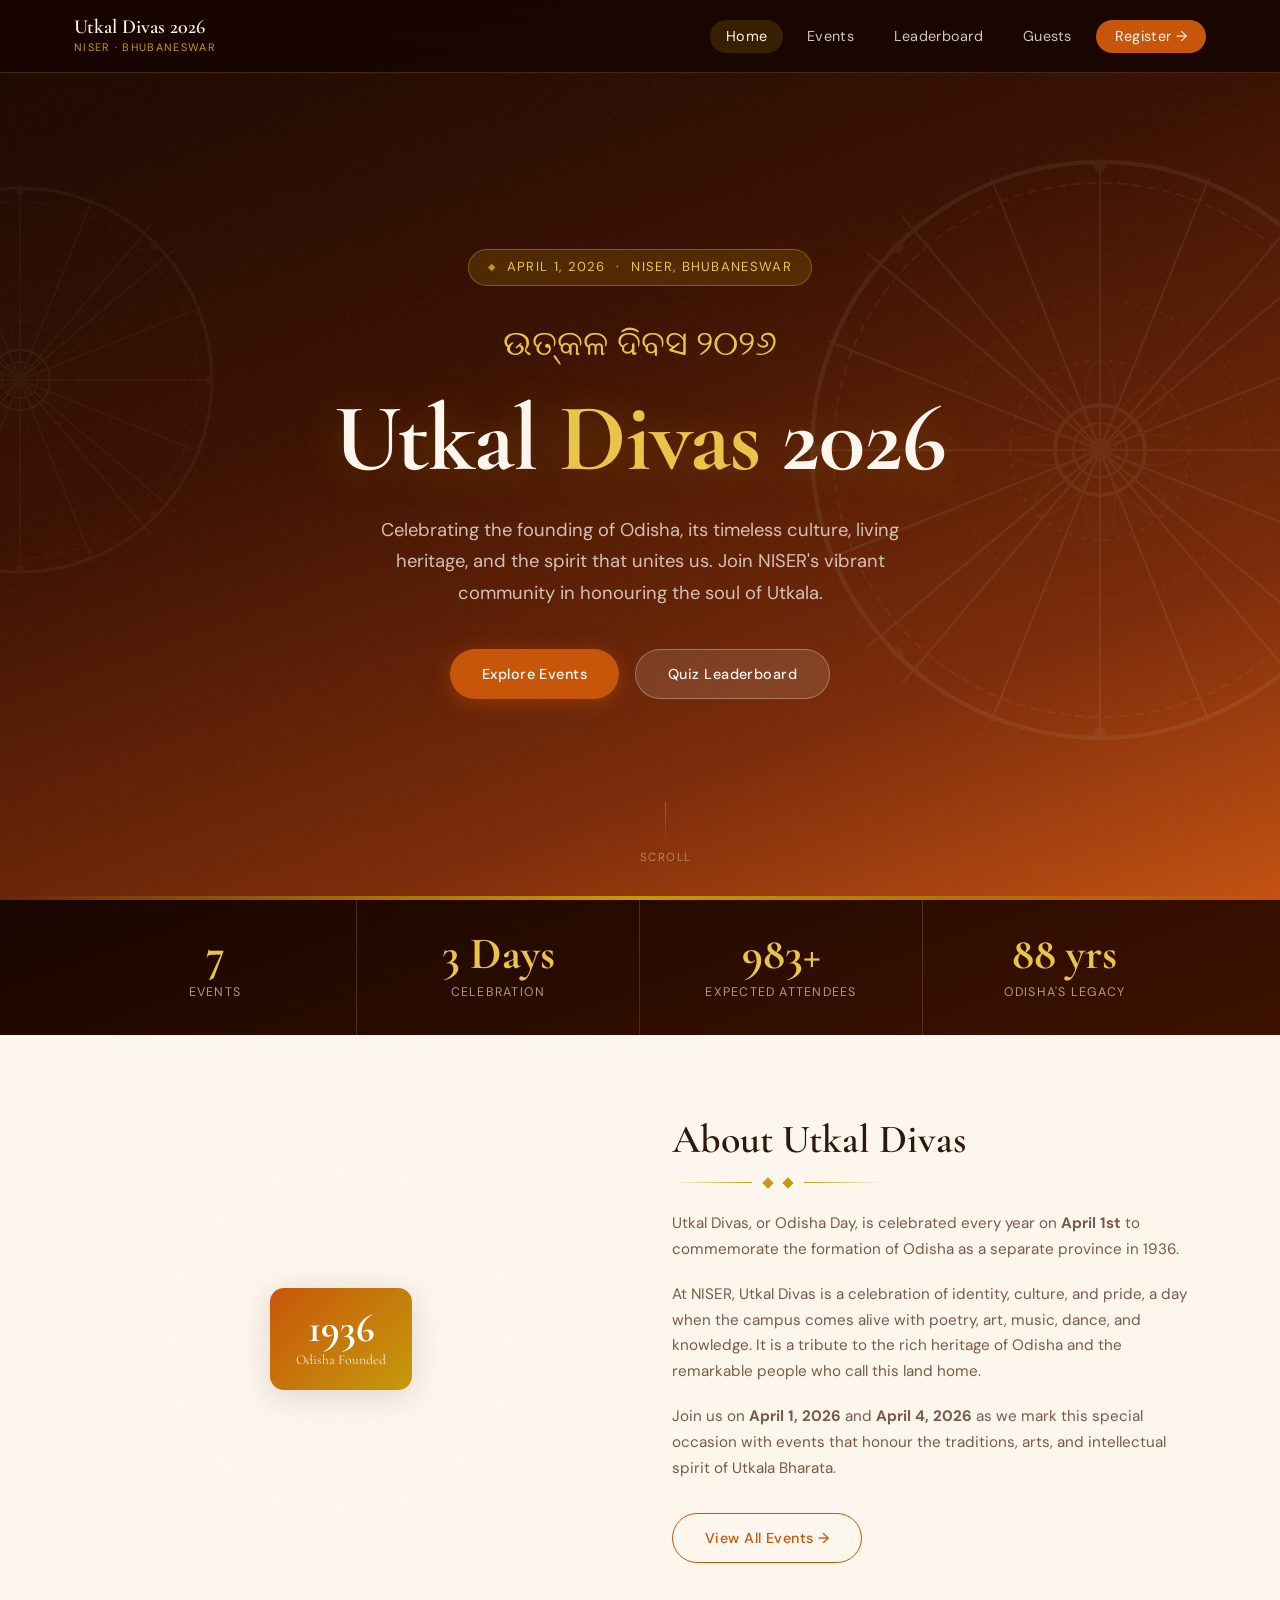
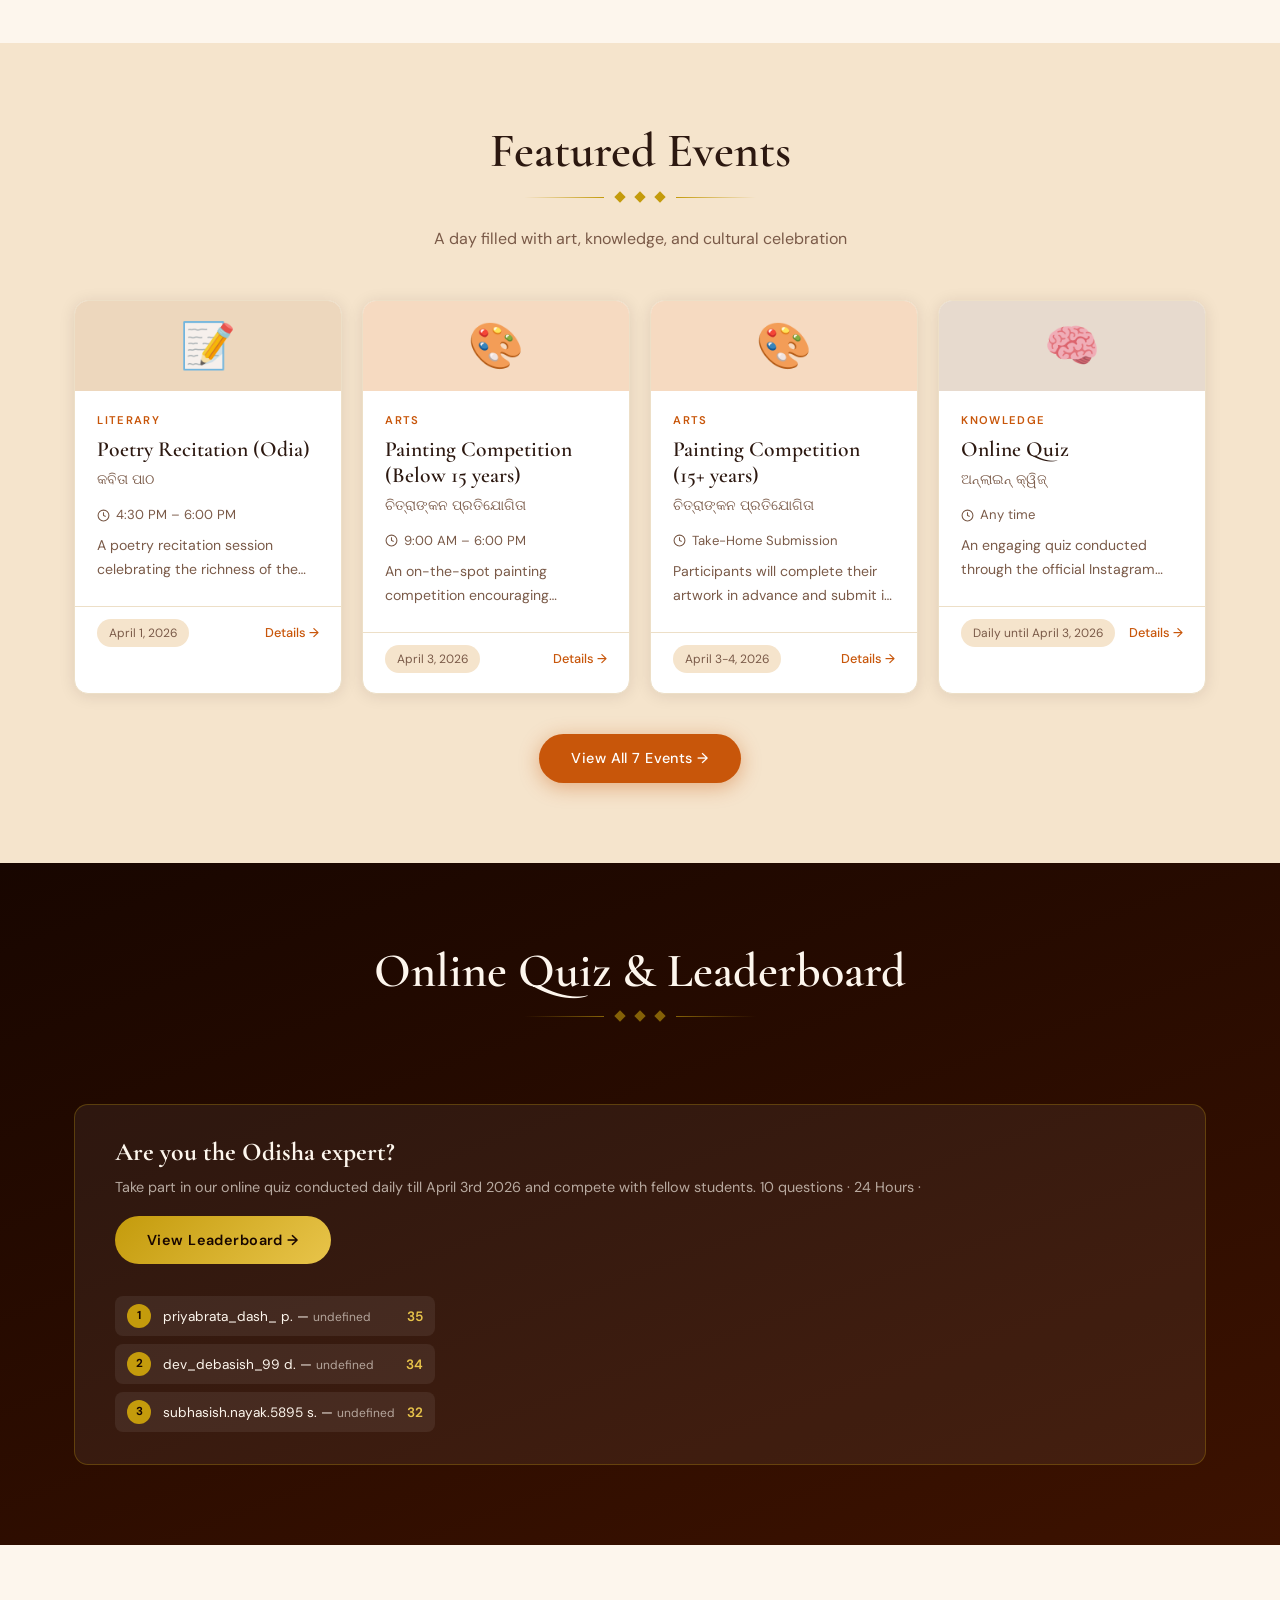
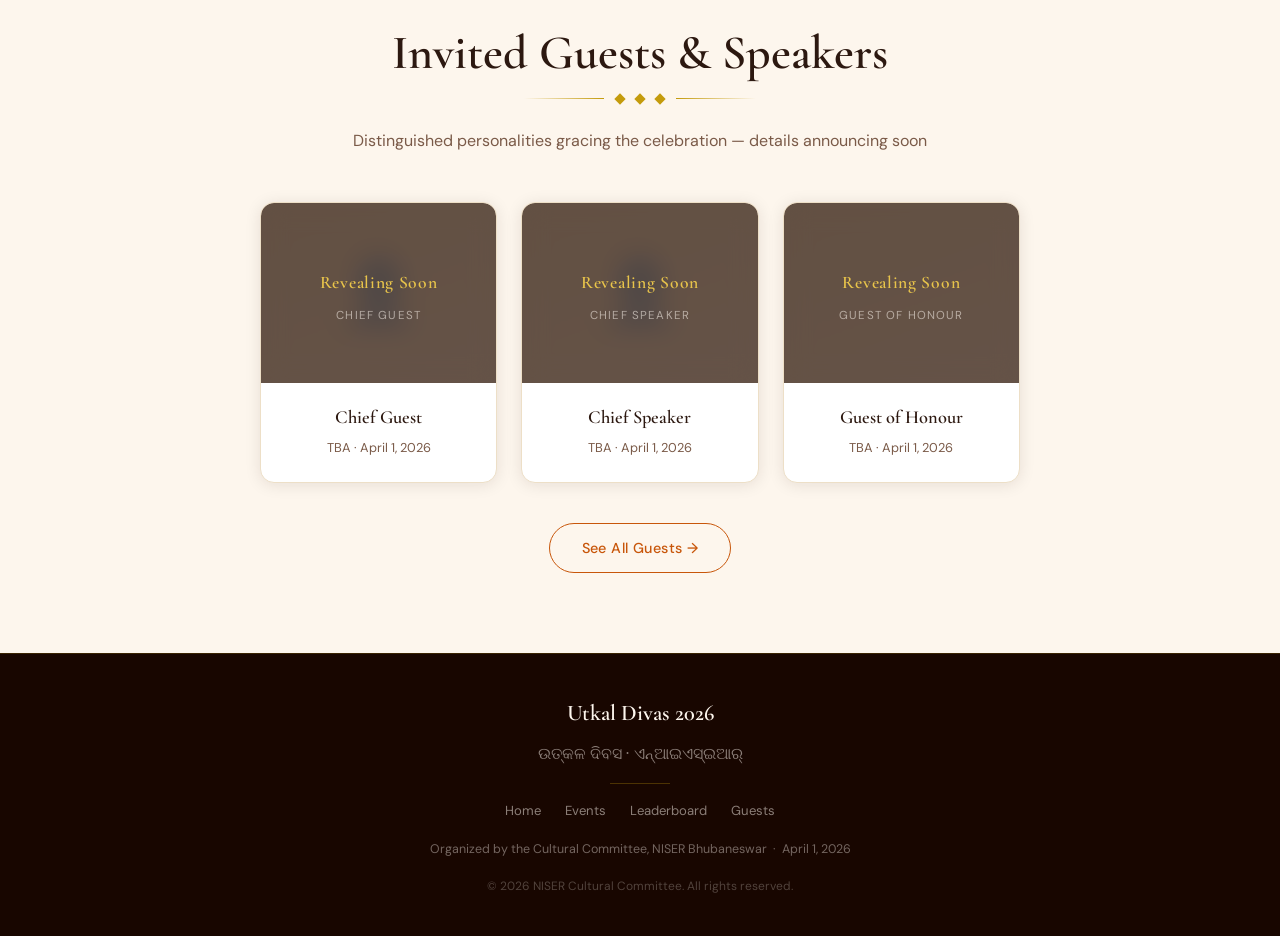
<file: index.html>
<!DOCTYPE html>
<html lang="en">
<head>
  <meta charset="UTF-8" />
  <meta name="viewport" content="width=device-width, initial-scale=1.0" />
  <title>Utkal Divas 2026 — NISER</title>
  <meta name="description" content="Celebrating the spirit, culture, and heritage of Odisha at NISER, Bhubaneswar — April 1, 2026." />
  <link rel="stylesheet" href="css/style.css" />
  <link rel="icon" href="data:image/svg+xml,<svg xmlns='http://www.w3.org/2000/svg' viewBox='0 0 100 100'><text y='.9em' font-size='90'>🌸</text></svg>" />
</head>
<body>

<!-- ======================================================
     NAVIGATION
     ====================================================== -->
<nav class="navbar">
  <div class="nav-inner">
    <a href="index.html" class="nav-logo">
      <span class="nav-logo-main">Utkal Divas 2026</span>
      <span class="nav-logo-sub">NISER · Bhubaneswar</span>
    </a>
    <button class="hamburger" aria-label="Toggle menu">
      <span></span><span></span><span></span>
    </button>
    <ul class="nav-links">
      <li><a href="index.html">Home</a></li>
      <li><a href="events.html">Events</a></li>
      <li><a href="leaderboard.html">Leaderboard</a></li>
      <li><a href="guests.html">Guests</a></li>
      <li><a href="events.html" class="nav-cta">Register →</a></li>
    </ul>
  </div>
</nav>

<!-- ======================================================
     HERO
     ====================================================== -->
<section class="hero">
  <!-- Konark wheel watermarks -->
  <img src="assets/wheel.svg" class="hero-wheel" alt="" aria-hidden="true" />
  <img src="assets/wheel.svg" class="hero-wheel hero-wheel-left" alt="" aria-hidden="true" />

  <div class="hero-content">
    <div class="hero-badge">April 1, 2026 &nbsp;·&nbsp; NISER, Bhubaneswar</div>
    <span class="hero-title-odia">ଉତ୍କଳ ଦିବସ ୨୦୨୬</span>
    <h1 class="hero-title">Utkal <span>Divas</span> 2026</h1>
    <p class="hero-desc">
      Celebrating the founding of Odisha, its timeless culture, living heritage,
      and the spirit that unites us. Join NISER's vibrant community in honouring
      the soul of Utkala.
    </p>
    <div class="hero-cta">
      <a href="events.html" class="btn btn-primary">Explore Events</a>
      <a href="leaderboard.html" class="btn btn-secondary">Quiz Leaderboard</a>
    </div>
  </div>

  <div class="hero-scroll">
    <div class="scroll-line"></div>
    Scroll
  </div>
</section>

<!-- ======================================================
     STATS STRIP (dark)
     ====================================================== -->
<section class="section-dark" style="padding: 0;">
  <div class="container">
    <div class="stats-strip">
      <div class="stat-item">
        <div class="stat-number" data-count="7" data-suffix="">7</div>
        <div class="stat-label">Events</div>
      </div>
      <div class="stat-item">
        <div class="stat-number" data-count="3" data-suffix=" Days">3 Days</div>
        <div class="stat-label">Celebration</div>
      </div>
      <div class="stat-item">
        <div class="stat-number" data-count="1000" data-suffix="+">1000+</div>
        <div class="stat-label">Expected Attendees</div>
      </div>
      <div class="stat-item">
        <div class="stat-number" data-count="90" data-suffix=" yrs">90 yrs</div>
        <div class="stat-label">Odisha's Legacy</div>
      </div>
    </div>
  </div>
</section>

<!-- ======================================================
     ABOUT SECTION
     ====================================================== -->
<section class="section">
  <div class="container">
    <div class="about-grid">
      <div class="about-visual">
        <img src="assets/wheel.svg" class="about-wheel-bg" alt="" aria-hidden="true" />
        <div class="about-badge">
          <div class="about-badge-year">1936</div>
          <div class="about-badge-text">Odisha Founded</div>
        </div>
      </div>
      <div class="about-text animate-on-scroll">
        <h2 class="section-title" style="text-align:left;">About Utkal Divas</h2>
        <div class="ornament" style="justify-content:flex-start; margin-left:0;">
          <div class="ornament-diamond"></div>
          <div class="ornament-diamond"></div>
        </div>
        <p>
          Utkal Divas, or Odisha Day, is celebrated every year on <strong>April 1st</strong> to
          commemorate the formation of Odisha as a separate province in 1936.
        </p>
        <p>
          At NISER, Utkal Divas is a celebration of identity, culture, and pride, a day when the
          campus comes alive with poetry, art, music, dance, and knowledge. It is a tribute to the
          rich heritage of Odisha and the remarkable people who call this land home.
        </p>
        <p>
          Join us on <strong>April 1, 2026 </strong> and <strong>April 4, 2026 </strong> as we mark this special occasion with events
          that honour the traditions, arts, and intellectual spirit of Utkala Bharata.
        </p>
        <a href="events.html" class="btn btn-outline" style="margin-top:0.75rem;">View All Events →</a>
      </div>
    </div>
  </div>
</section>

<!-- ======================================================
     EVENTS PREVIEW
     ====================================================== -->
<section class="section section-alt">
  <div class="container">
    <h2 class="section-title animate-on-scroll">Featured Events</h2>
    <div class="ornament animate-on-scroll">
      <div class="ornament-diamond"></div>
      <div class="ornament-diamond"></div>
      <div class="ornament-diamond"></div>
    </div>
    <p class="section-subtitle animate-on-scroll">A day filled with art, knowledge, and cultural celebration</p>

    <div id="events-preview-grid" class="preview-events-grid"></div>

    <div class="section-cta animate-on-scroll">
      <a href="events.html" class="btn btn-primary">View All 7 Events →</a>
    </div>
  </div>
</section>

<!-- ======================================================
     QUIZ / LEADERBOARD TEASER (dark)
     ====================================================== -->
<section class="section section-dark">
  <div class="container">
    <h2 class="section-title animate-on-scroll">Online Quiz &amp; Leaderboard</h2>
    <div class="ornament animate-on-scroll">
      <div class="ornament-diamond"></div>
      <div class="ornament-diamond"></div>
      <div class="ornament-diamond"></div>
    </div>
    <p class="section-subtitle animate-on-scroll" style="margin-bottom:2rem;">
      Test your knowledge of Odia culture, history &amp; heritage
    </p>

    <div class="quiz-teaser animate-on-scroll">
      <div class="quiz-teaser-text">
        <h3>Are you the Odisha expert?</h3>
        <p>
          Take part in our online quiz conducted daily till April 3rd 2026 and compete with fellow students.
          10 questions · 24 Hours ·
        </p>
        <a href="leaderboard.html" style="margin-top:1rem; display:inline-block;" class="btn btn-gold">
          View Leaderboard →
        </a>
      </div>
      <div class="mini-leaderboard" id="mini-lb"></div>
    </div>
  </div>
</section>

<!-- ======================================================
     GUESTS TEASER
     ====================================================== -->
<section class="section">
  <div class="container" style="text-align:center;">
    <h2 class="section-title animate-on-scroll">Invited Guests &amp; Speakers</h2>
    <div class="ornament animate-on-scroll">
      <div class="ornament-diamond"></div>
      <div class="ornament-diamond"></div>
      <div class="ornament-diamond"></div>
    </div>
    <p class="section-subtitle animate-on-scroll">
      Distinguished personalities gracing the celebration — details announcing soon
    </p>

    <div class="guests-grid" style="max-width:760px; margin:0 auto 2.5rem;" id="guests-teaser-grid">
      <!-- 3 teaser cards -->
      <div class="guest-card animate-on-scroll animate-delay-1">
        <div class="guest-avatar">
          <span class="guest-avatar-icon">👤</span>
          <div class="guest-revealing">
            <div style="font-size:1.8rem;"></div>
            <div class="guest-revealing-text">Revealing Soon</div>
            <div class="guest-revealing-sub">Chief Guest</div>
          </div>
        </div>
        <div class="guest-card-body">
          <div class="guest-name">Chief Guest</div>
          <div class="guest-role">TBA · April 1, 2026</div>
        </div>
      </div>
      <div class="guest-card animate-on-scroll animate-delay-2">
        <div class="guest-avatar">
          <span class="guest-avatar-icon">👤</span>
          <div class="guest-revealing">
            <div style="font-size:1.8rem;"></div>
            <div class="guest-revealing-text">Revealing Soon</div>
            <div class="guest-revealing-sub">Chief Speaker</div>
          </div>
        </div>
        <div class="guest-card-body">
          <div class="guest-name">Chief Speaker</div>
          <div class="guest-role">TBA · April 1, 2026</div>
        </div>
      </div>
      <div class="guest-card animate-on-scroll animate-delay-3">
        <div class="guest-avatar">
          <span class="guest-avatar-icon"></span>
          <div class="guest-revealing">
            <div style="font-size:1.8rem;"></div>
            <div class="guest-revealing-text">Revealing Soon</div>
            <div class="guest-revealing-sub">Guest of Honour</div>
          </div>
        </div>
        <div class="guest-card-body">
          <div class="guest-name">Guest of Honour</div>
          <div class="guest-role">TBA · April 1, 2026</div>
        </div>
      </div>
    </div>

    <div class="animate-on-scroll">
      <a href="guests.html" class="btn btn-outline">See All Guests →</a>
    </div>
  </div>
</section>

<!-- ======================================================
     FOOTER
     ====================================================== -->
<footer>
  <div class="footer-logo">Utkal Divas 2026</div>
  <div style="font-family:'Noto Serif Odia',serif; font-size:1rem; color:rgba(253,246,237,0.5); margin-top:0.2rem;">
    ଉତ୍କଳ ଦିବସ · ଏନ୍ଆଇଏସ୍ଇଆର୍
  </div>
  <div class="footer-divider"></div>
  <div class="footer-links">
    <a href="index.html">Home</a>
    <a href="events.html">Events</a>
    <a href="leaderboard.html">Leaderboard</a>
    <a href="guests.html">Guests</a>
  </div>
  <div class="footer-sub">
    Organized by the Cultural Committee, NISER Bhubaneswar &nbsp;·&nbsp; April 1, 2026
  </div>
  <div style="margin-top:1rem; font-size:0.75rem; color:rgba(253,246,237,0.25);">
    &copy; 2026 NISER Cultural Committee. All rights reserved.
  </div>
</footer>

<!-- ======================================================
     EVENT MODAL
     ====================================================== -->
<div class="modal-overlay" id="event-modal" role="dialog" aria-modal="true">
  <div class="modal">
    <div class="modal-header">
      <div class="modal-header-accent"></div>
      <button class="modal-close" aria-label="Close">✕</button>
      <div class="modal-icon"></div>
      <div class="modal-category">Category</div>
      <h2 class="modal-title">Event Title</h2>
      <div class="modal-odia">ଇଭେଣ୍ଟ</div>
    </div>
    <div class="modal-body">
      <div class="modal-info-grid">
        <div class="modal-info-item">
          <div class="modal-info-label">📅 Date</div>
          <div class="modal-info-value" id="modal-date">—</div>
        </div>
        <div class="modal-info-item">
          <div class="modal-info-label">🕐 Time</div>
          <div class="modal-info-value" id="modal-time">—</div>
        </div>
        <div class="modal-info-item">
          <div class="modal-info-label">📍 Venue</div>
          <div class="modal-info-value" id="modal-venue">—</div>
        </div>
        <div class="modal-info-item">
          <div class="modal-info-label">📝 Registration</div>
          <div class="modal-info-value" id="modal-reg">—</div>
        </div>
      </div>
      <div class="modal-section">
        <h4>About the Event</h4>
        <p id="modal-desc"></p>
      </div>
      <div class="modal-section">
        <h4>Rules &amp; Guidelines</h4>
        <div class="modal-rules" id="modal-rules"></div>
      </div>
    </div>
  </div>
</div>

<script src="js/main.js"></script>
<script>
  // Populate mini leaderboard on homepage
  document.addEventListener('DOMContentLoaded', () => {
    const miniLb = document.getElementById('mini-lb');
    if (miniLb && typeof leaderboardData !== 'undefined') {
      miniLb.innerHTML = leaderboardData.slice(0,3).map((item, i) => `
        <div class="mini-row">
          <div class="mini-rank">${i + 1}</div>
          <div class="mini-name">${item.name.split(' ')[0]} ${item.name.split(' ').slice(-1)[0][0]}.&nbsp;— <span style="font-size:0.75rem;opacity:0.6;">${item.dept}</span></div>
          <div class="mini-score">${item.score}</div>
        </div>
      `).join('');
    }
  });
</script>
</body>
</html>
</file>
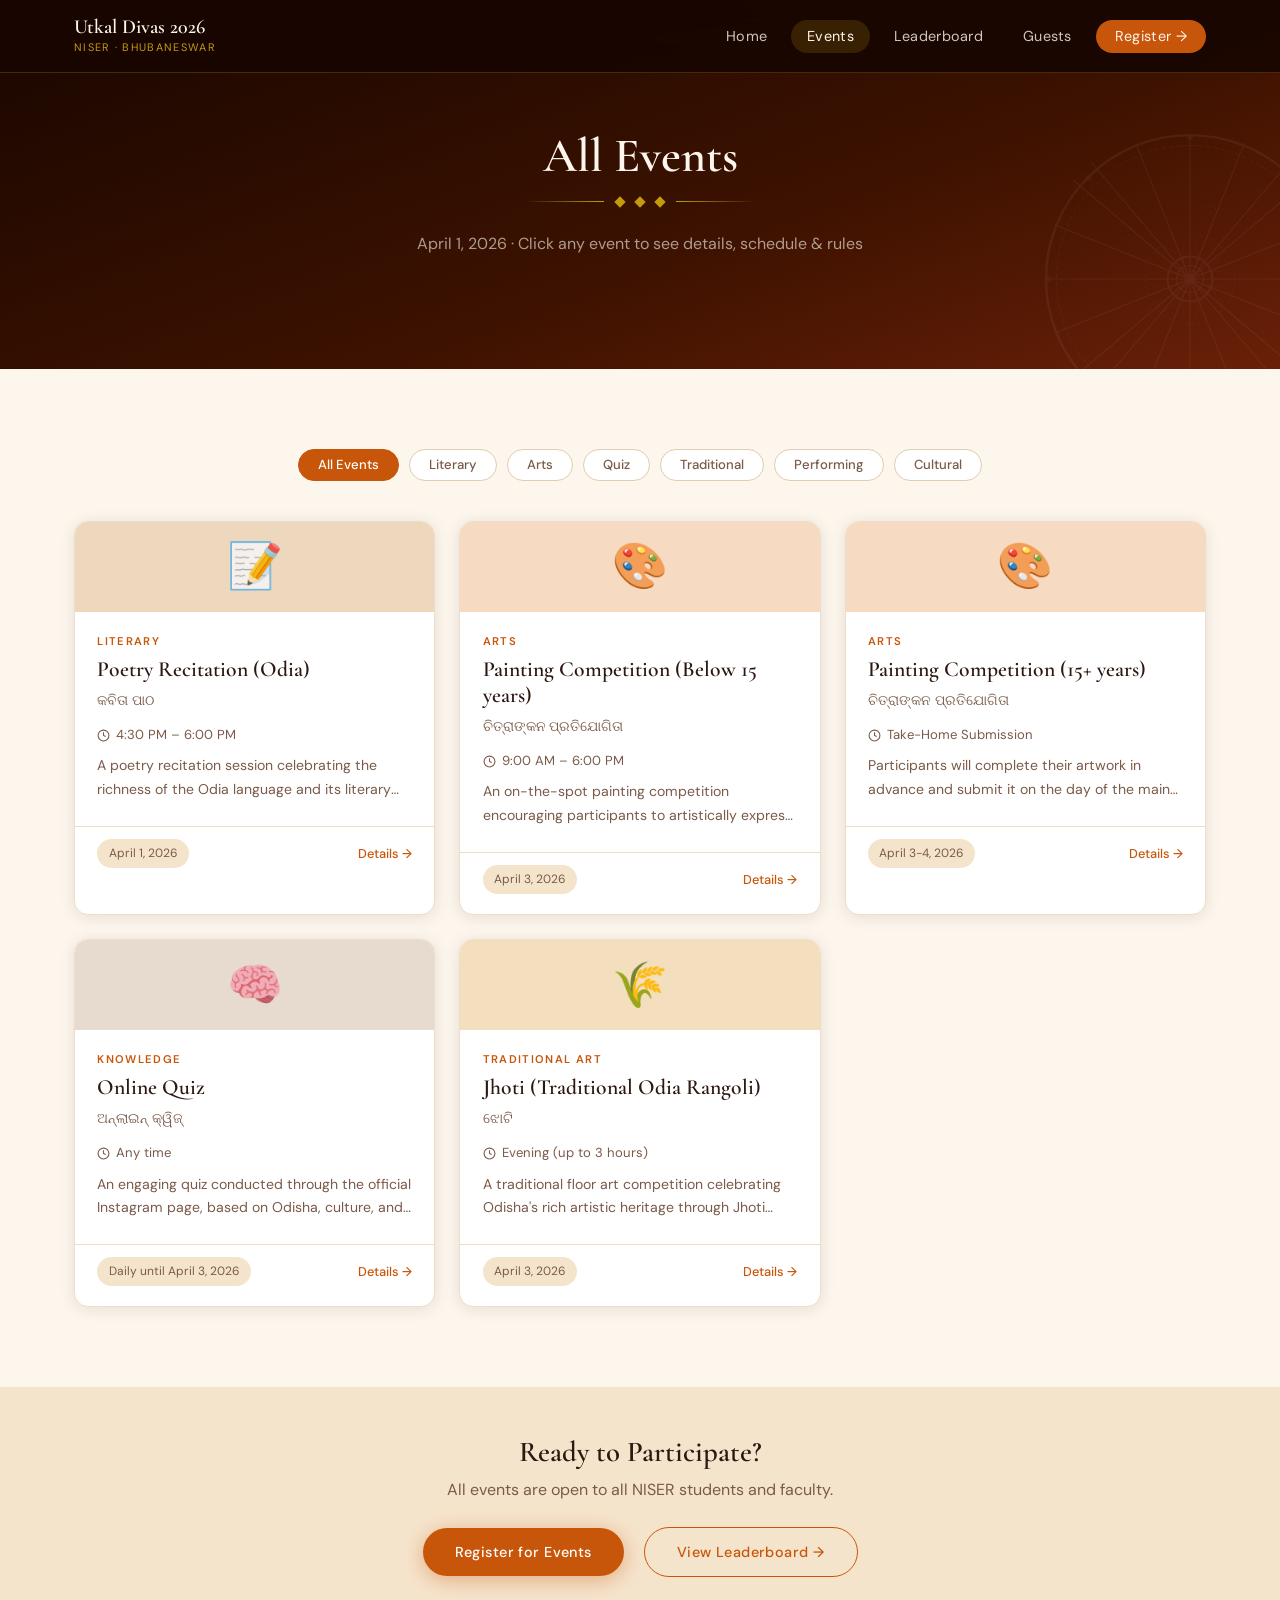
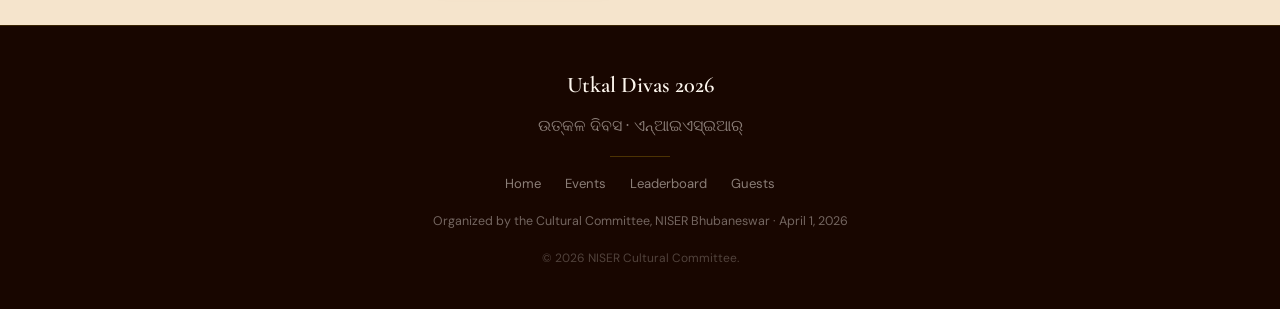
<file: events.html>
<!DOCTYPE html>
<html lang="en">
<head>
  <meta charset="UTF-8" />
  <meta name="viewport" content="width=device-width, initial-scale=1.0" />
  <title>Events — Utkal Divas 2026 · NISER</title>
  <meta name="description" content="All events at Utkal Divas 2026 — NISER Bhubaneswar. Poetry, painting, quiz, jhoti, rangoli, Odissi dance, and cultural programme." />
  <link rel="stylesheet" href="css/style.css" />
  <link rel="icon" href="data:image/svg+xml,<svg xmlns='http://www.w3.org/2000/svg' viewBox='0 0 100 100'><text y='.9em' font-size='90'>🌸</text></svg>" />
  <style>
    .filter-bar {
      display: flex;
      gap: 0.6rem;
      justify-content: center;
      flex-wrap: wrap;
      margin-bottom: 2.5rem;
    }
    .filter-btn {
      padding: 0.4rem 1.2rem;
      border-radius: 50px;
      border: 1.5px solid var(--border);
      background: var(--white);
      color: var(--text-muted);
      font-family: var(--font-body);
      font-size: 0.82rem;
      font-weight: 500;
      cursor: pointer;
      transition: var(--transition);
    }
    .filter-btn:hover, .filter-btn.active {
      background: var(--saffron);
      color: var(--white);
      border-color: var(--saffron);
    }
  </style>
</head>
<body>

<nav class="navbar">
  <div class="nav-inner">
    <a href="index.html" class="nav-logo">
      <span class="nav-logo-main">Utkal Divas 2026</span>
      <span class="nav-logo-sub">NISER · Bhubaneswar</span>
    </a>
    <button class="hamburger" aria-label="Toggle menu">
      <span></span><span></span><span></span>
    </button>
    <ul class="nav-links">
      <li><a href="index.html">Home</a></li>
      <li><a href="events.html">Events</a></li>
      <li><a href="leaderboard.html">Leaderboard</a></li>
      <li><a href="guests.html">Guests</a></li>
      <li><a href="events.html" class="nav-cta">Register →</a></li>
    </ul>
  </div>
</nav>

<!-- ======================================================
     PAGE HERO
     ====================================================== -->
<section class="page-hero">
  <img src="assets/wheel.svg" class="page-hero-wheel" alt="" aria-hidden="true" />
  <div class="container">
    <h1 class="section-title">All Events</h1>
    <div class="ornament" style="justify-content:center;">
      <div class="ornament-diamond"></div>
      <div class="ornament-diamond"></div>
      <div class="ornament-diamond"></div>
    </div>
    <p class="section-subtitle">April 1, 2026 · Click any event to see details, schedule &amp; rules</p>
  </div>
</section>

<!-- ======================================================
     EVENTS SECTION
     ====================================================== -->
<section class="section">
  <div class="container">

    <!-- Filter buttons -->
    <div class="filter-bar animate-on-scroll">
      <button class="filter-btn active" data-filter="all">All Events</button>
      <button class="filter-btn" data-filter="literary">Literary</button>
      <button class="filter-btn" data-filter="arts">Arts</button>
      <button class="filter-btn" data-filter="knowledge">Quiz</button>
      <button class="filter-btn" data-filter="traditional">Traditional</button>
      <button class="filter-btn" data-filter="performing">Performing</button>
      <button class="filter-btn" data-filter="cultural">Cultural</button>
    </div>

    <!-- Events grid (populated by JS) -->
    <div id="events-grid" class="events-grid"></div>

  </div>
</section>

<!-- ======================================================
     REGISTRATION CTA
     ====================================================== -->
<section class="section section-alt" style="padding:3rem 0;">
  <div class="container" style="text-align:center;">
    <h2 class="section-title animate-on-scroll" style="font-size:1.8rem;">Ready to Participate?</h2>
    <p class="section-subtitle animate-on-scroll" style="margin-bottom:1.5rem;">
      All events are open to all NISER students and faculty.
    </p>
    <div class="animate-on-scroll">
      <a href="#" class="btn btn-primary" style="margin-right:1rem;">Register for Events</a>
      <a href="leaderboard.html" class="btn btn-outline">View Leaderboard →</a>
    </div>
  </div>
</section>

<!-- ======================================================
     FOOTER
     ====================================================== -->
<footer>
  <div class="footer-logo">Utkal Divas 2026</div>
  <div style="font-family:'Noto Serif Odia',serif; font-size:1rem; color:rgba(253,246,237,0.5); margin-top:0.2rem;">
    ଉତ୍କଳ ଦିବସ · ଏନ୍ଆଇଏସ୍ଇଆର୍
  </div>
  <div class="footer-divider"></div>
  <div class="footer-links">
    <a href="index.html">Home</a>
    <a href="events.html">Events</a>
    <a href="leaderboard.html">Leaderboard</a>
    <a href="guests.html">Guests</a>
  </div>
  <div class="footer-sub">Organized by the Cultural Committee, NISER Bhubaneswar · April 1, 2026</div>
  <div style="margin-top:1rem; font-size:0.75rem; color:rgba(253,246,237,0.25);">&copy; 2026 NISER Cultural Committee.</div>
</footer>

<!-- MODAL -->
<div class="modal-overlay" id="event-modal" role="dialog" aria-modal="true">
  <div class="modal">
    <div class="modal-header">
      <div class="modal-header-accent"></div>
      <button class="modal-close" aria-label="Close">✕</button>
      <div class="modal-icon">🎨</div>
      <div class="modal-category">Category</div>
      <h2 class="modal-title">Event Title</h2>
      <div class="modal-odia">ଇଭେଣ୍ଟ</div>
    </div>
    <div class="modal-body">
      <div class="modal-info-grid">
        <div class="modal-info-item">
          <div class="modal-info-label">📅 Date</div>
          <div class="modal-info-value" id="modal-date">—</div>
        </div>
        <div class="modal-info-item">
          <div class="modal-info-label">🕐 Time</div>
          <div class="modal-info-value" id="modal-time">—</div>
        </div>
        <div class="modal-info-item">
          <div class="modal-info-label">📍 Venue</div>
          <div class="modal-info-value" id="modal-venue">—</div>
        </div>
        <div class="modal-info-item">
          <div class="modal-info-label">📝 Registration</div>
          <div class="modal-info-value" id="modal-reg">—</div>
        </div>
      </div>
      <div class="modal-section">
        <h4>About the Event</h4>
        <p id="modal-desc"></p>
      </div>
      <div class="modal-section">
        <h4>Rules &amp; Guidelines</h4>
        <div class="modal-rules" id="modal-rules"></div>
      </div>
    </div>
  </div>
</div>

<script src="js/main.js"></script>
<script>
  // Filter functionality
  document.querySelectorAll('.filter-btn').forEach(btn => {
    btn.addEventListener('click', () => {
      document.querySelectorAll('.filter-btn').forEach(b => b.classList.remove('active'));
      btn.classList.add('active');
      const filter = btn.dataset.filter;
      document.querySelectorAll('.event-card').forEach(card => {
        const category = card.querySelector('.event-card-category').textContent.toLowerCase();
        if (filter === 'all' || category.includes(filter)) {
          card.style.display = '';
        } else {
          card.style.display = 'none';
        }
      });
    });
  });
</script>
</body>
</html>
</file>
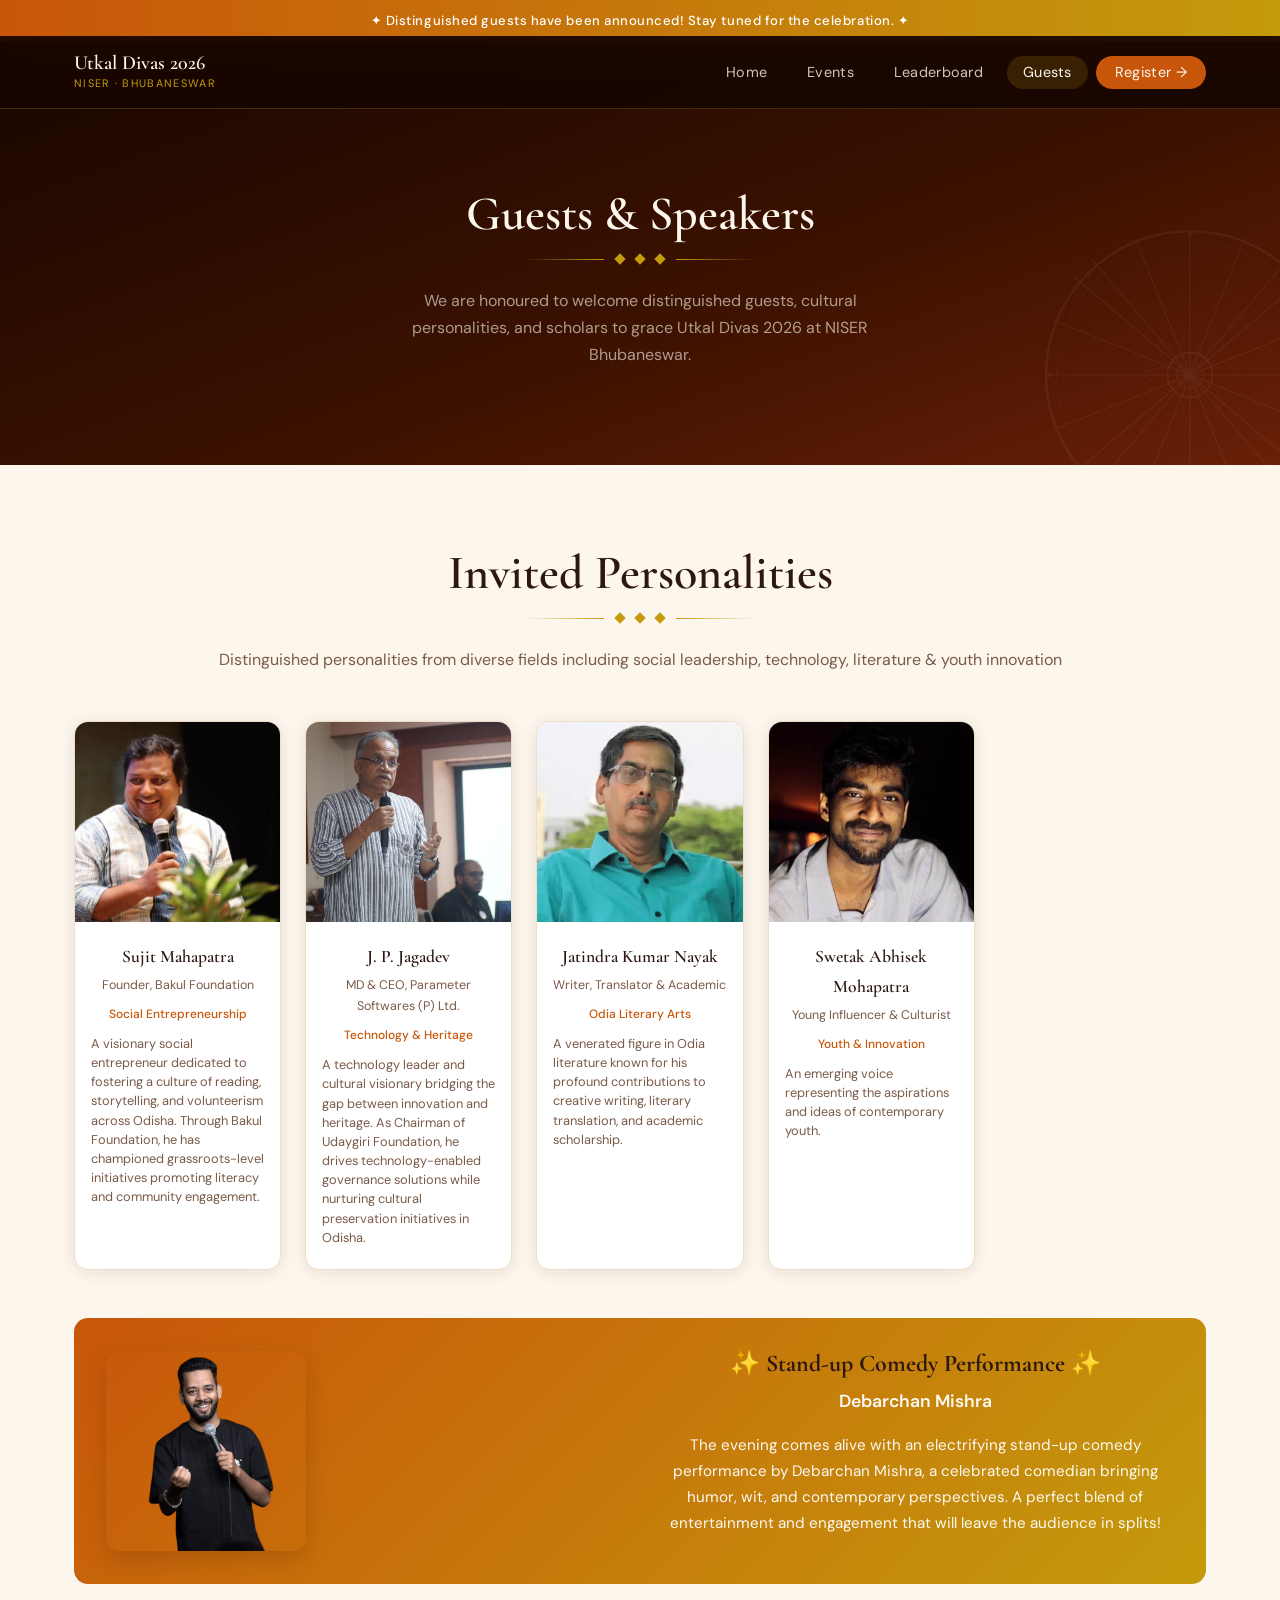
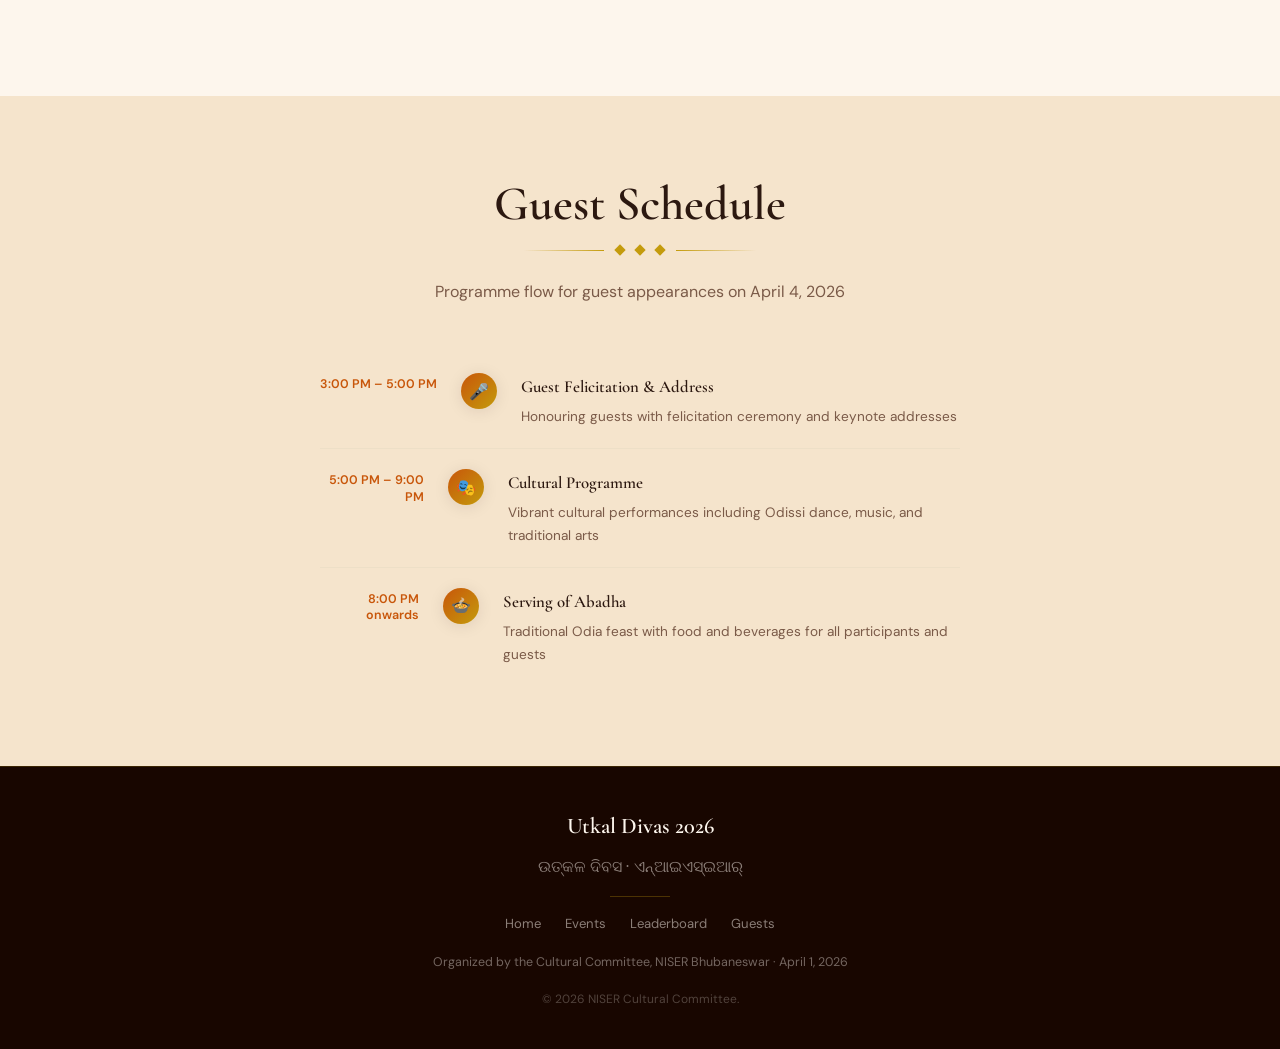
<file: guests.html>
<!DOCTYPE html>
<html lang="en">
<head>
  <meta charset="UTF-8" />
  <meta name="viewport" content="width=device-width, initial-scale=1.0" />
  <title>Guests &amp; Speakers — Utkal Divas 2026 · NISER</title>
  <meta name="description" content="Invited guests and speakers for Utkal Divas 2026 at NISER Bhubaneswar." />
  <link rel="stylesheet" href="css/style.css" />
  <link rel="icon" href="data:image/svg+xml,<svg xmlns='http://www.w3.org/2000/svg' viewBox='0 0 100 100'><text y='.9em' font-size='90'>🌸</text></svg>" />
  <style>
    .guests-hero-detail {
      max-width: 560px;
      margin: 0 auto;
    }
    .notify-form {
      display: flex;
      gap: 0.75rem;
      max-width: 440px;
      margin: 0 auto 2rem;
      flex-wrap: wrap;
    }
    .notify-input {
      flex: 1;
      min-width: 200px;
      padding: 0.7rem 1.2rem;
      border-radius: 50px;
      border: 1.5px solid rgba(196,155,12,0.4);
      background: rgba(255,255,255,0.1);
      color: var(--cream);
      font-family: var(--font-body);
      font-size: 0.9rem;
      backdrop-filter: blur(8px);
      outline: none;
    }
    .notify-input::placeholder { color: rgba(253,246,237,0.45); }
    .notify-input:focus { border-color: var(--gold-light); }

    /* Extended guest card styles */
    .guests-grid-full {
      display: grid;
      grid-template-columns: repeat(auto-fill, minmax(200px, 1fr));
      gap: 1.5rem;
    }
    .guest-card-full {
      background: var(--white);
      border-radius: var(--radius);
      overflow: hidden;
      box-shadow: var(--shadow);
      border: 1px solid var(--border-light);
      text-align: center;
      transition: var(--transition);
      animation: fade-up 0.6s ease both;
    }
    .guest-card-full:hover {
      transform: translateY(-6px);
      box-shadow: var(--shadow-hover);
    }
    .guest-avatar-full {
      width: 100%;
      height: 200px;
      display: flex;
      align-items: center;
      justify-content: center;
      position: relative;
      overflow: hidden;
    }
    .avatar-bg {
      position: absolute;
      inset: 0;
    }
    .avatar-overlay {
      position: absolute;
      inset: 0;
      background: rgba(24,6,0,0.70);
      backdrop-filter: blur(14px);
      -webkit-backdrop-filter: blur(14px);
      display: flex;
      flex-direction: column;
      align-items: center;
      justify-content: center;
      gap: 10px;
    }
    .avatar-emoji { font-size: 2rem; }
    .avatar-tag {
      font-size: 0.72rem;
      padding: 0.2rem 0.7rem;
      border-radius: 50px;
      background: rgba(196,155,12,0.3);
      color: var(--gold-light);
      border: 1px solid rgba(196,155,12,0.4);
      text-transform: uppercase;
      letter-spacing: 0.08em;
    }
    .avatar-reveal-text {
      font-family: var(--font-display);
      font-size: 1.05rem;
      color: var(--gold-light);
      font-weight: 600;
    }
    .guest-card-info { padding: 1.2rem 1rem 1.4rem; }
    .guest-card-name {
      font-family: var(--font-display);
      font-size: 1.1rem;
      font-weight: 600;
      color: var(--text);
      margin-bottom: 0.2rem;
    }
    .guest-card-role { font-size: 0.78rem; color: var(--text-muted); margin-bottom: 0.5rem; }
    .guest-card-org {
      font-size: 0.75rem;
      color: var(--saffron);
      font-weight: 500;
    }
    .guest-card-desc {
      font-size: 0.8rem;
      color: var(--text-muted);
      line-height: 1.5;
      margin-top: 0.6rem;
      text-align: left;
    }
    .guest-image-placeholder {
      width: 100%;
      height: 200px;
      background: linear-gradient(135deg, #cccccc 0%, #999999 100%);
      display: flex;
      align-items: center;
      justify-content: center;
      font-size: 2rem;
      color: #666;
      position: relative;
      overflow: hidden;
    }
    .guest-image-placeholder::after {
      content: 'Image';
      position: absolute;
      font-size: 0.7rem;
      color: #999;
      bottom: 10px;
      right: 10px;
    }
    .performance-highlight {
      background: linear-gradient(135deg, var(--saffron), var(--gold));
      border-radius: var(--radius);
      padding: 2rem;
      margin: 2rem 0;
      text-align: center;
      color: var(--white);
    }
    .performance-highlight h3 {
      font-family: var(--font-display);
      font-size: 1.5rem;
      margin-bottom: 0.5rem;
    }
    .performance-highlight p {
      font-size: 0.95rem;
      opacity: 0.95;
      margin-bottom: 1rem;
    }

    /* Gradient backgrounds per card */
    .grad-1 { background: linear-gradient(135deg, #3d1200, #8b3a08); }
    .grad-2 { background: linear-gradient(135deg, #1a003d, #5a1a8b); }
    .grad-3 { background: linear-gradient(135deg, #001a3d, #0a4a8b); }
    .grad-4 { background: linear-gradient(135deg, #003d1a, #0a6b3a); }
    .grad-5 { background: linear-gradient(135deg, #3d1a00, #8b5a00); }
    .grad-6 { background: linear-gradient(135deg, #3d0012, #8b0038); }

    .announcement-band {
      background: linear-gradient(90deg, var(--saffron), var(--gold), var(--saffron));
      background-size: 200% 100%;
      animation: shimmer 3s ease infinite;
      color: var(--white);
      text-align: center;
      padding: 0.6rem 1rem;
      font-size: 0.82rem;
      font-weight: 500;
      letter-spacing: 0.04em;
    }
    @keyframes shimmer {
      0% { background-position: 0% 50%; }
      50% { background-position: 100% 50%; }
      100% { background-position: 0% 50%; }
    }
    .coming-soon-badge {
      display: inline-flex;
      align-items: center;
      gap: 6px;
      background: rgba(253,246,237,0.12);
      border: 1px solid rgba(253,246,237,0.25);
      color: rgba(253,246,237,0.75);
      padding: 0.35rem 1rem;
      border-radius: 50px;
      font-size: 0.78rem;
      margin-bottom: 1.5rem;
    }
    @media (max-width: 480px) {
      .guests-grid-full { grid-template-columns: repeat(2,1fr); }
      .guest-avatar-full { height: 150px; }
    }
  </style>
</head>
<body>

<!-- Announcement band -->
<div class="announcement-band">
  ✦ Distinguished guests have been announced! Stay tuned for the celebration. ✦
</div>

<nav class="navbar" style="top:36px;">
  <div class="nav-inner">
    <a href="index.html" class="nav-logo">
      <span class="nav-logo-main">Utkal Divas 2026</span>
      <span class="nav-logo-sub">NISER · Bhubaneswar</span>
    </a>
    <button class="hamburger" aria-label="Toggle menu">
      <span></span><span></span><span></span>
    </button>
    <ul class="nav-links">
      <li><a href="index.html">Home</a></li>
      <li><a href="events.html">Events</a></li>
      <li><a href="leaderboard.html">Leaderboard</a></li>
      <li><a href="guests.html">Guests</a></li>
      <li><a href="events.html" class="nav-cta">Register →</a></li>
    </ul>
  </div>
</nav>

<!-- ======================================================
     PAGE HERO
     ====================================================== -->
<section class="page-hero" style="padding-top:9rem;">
  <img src="assets/wheel.svg" class="page-hero-wheel" alt="" aria-hidden="true" />
  <div class="container guests-hero-detail">
    <h1 class="section-title">Guests &amp; Speakers</h1>
    <div class="ornament" style="justify-content:center;">
      <div class="ornament-diamond"></div>
      <div class="ornament-diamond"></div>
      <div class="ornament-diamond"></div>
    </div>
    <p class="section-subtitle" style="margin-bottom:2rem;">
      We are honoured to welcome distinguished guests, cultural personalities, and scholars
      to grace Utkal Divas 2026 at NISER Bhubaneswar.
    </p>
  </div>
</section>

<!-- ======================================================
     GUESTS GRID
     ====================================================== -->
<section class="section">
  <div class="container">

    <h2 class="section-title animate-on-scroll" style="margin-bottom:0.3rem;">
      Invited Personalities
    </h2>
    <div class="ornament animate-on-scroll">
      <div class="ornament-diamond"></div>
      <div class="ornament-diamond"></div>
      <div class="ornament-diamond"></div>
    </div>
    <p class="section-subtitle animate-on-scroll">
      Distinguished personalities from diverse fields including social leadership, technology, literature &amp; youth innovation
    </p>

    <div class="guests-grid-full">

      <!-- Card 1 – Sujit Mahapatra -->
      <div class="guest-card-full animate-on-scroll animate-delay-1">
        <div class="guest-avatar-full">
          <img src="assets/sujit.jpg" alt="Sujit Mahapatra - Founder, Bakul Foundation" style="width: 100%; height: 100%; object-fit: cover;" />
        </div>
        <div class="guest-card-info">
          <div class="guest-card-name">Sujit Mahapatra</div>
          <div class="guest-card-role">Founder, Bakul Foundation</div>
          <div class="guest-card-org">Social Entrepreneurship</div>
          <div class="guest-card-desc">
            A visionary social entrepreneur dedicated to fostering a culture of reading, storytelling, and volunteerism across Odisha. Through Bakul Foundation, he has championed grassroots-level initiatives promoting literacy and community engagement.
          </div>
        </div>
      </div>

      <!-- Card 2 – J. P. Jagadev -->
      <div class="guest-card-full animate-on-scroll animate-delay-2">
        <div class="guest-avatar-full">
          <img src="assets/jagadev.jpg" alt="J. P. Jagadev - MD & CEO, Parameter Softwares" style="width: 100%; height: 100%; object-fit: cover;" />
        </div>
        <div class="guest-card-info">
          <div class="guest-card-name">J. P. Jagadev</div>
          <div class="guest-card-role">MD & CEO, Parameter Softwares (P) Ltd.</div>
          <div class="guest-card-org">Technology & Heritage</div>
          <div class="guest-card-desc">
            A technology leader and cultural visionary bridging the gap between innovation and heritage. As Chairman of Udaygiri Foundation, he drives technology-enabled governance solutions while nurturing cultural preservation initiatives in Odisha.
          </div>
        </div>
      </div>

      <!-- Card 3 – Jatindra Kumar Nayak -->
      <div class="guest-card-full animate-on-scroll animate-delay-3">
        <div class="guest-avatar-full">
          <img src="assets/jatin_nayak.jpg" alt="Jatindra Kumar Nayak - Writer, Translator & Academic" style="width: 100%; height: 100%; object-fit: cover;" />
        </div>
        <div class="guest-card-info">
          <div class="guest-card-name">Jatindra Kumar Nayak</div>
          <div class="guest-card-role">Writer, Translator & Academic</div>
          <div class="guest-card-org">Odia Literary Arts</div>
          <div class="guest-card-desc">
            A venerated figure in Odia literature known for his profound contributions to creative writing, literary translation, and academic scholarship.
          </div>
        </div>
      </div>

      <!-- Card 4 – Swetak Abhisek Mohapatra -->
      <div class="guest-card-full animate-on-scroll animate-delay-1">
        <div class="guest-avatar-full">
          <img src="assets/swetak.jpg" alt="Swetak Abhisek Mohapatra - Young Innovator & Thought Leader" style="width: 100%; height: 100%; object-fit: cover;" />
        </div>
        <div class="guest-card-info">
          <div class="guest-card-name">Swetak Abhisek Mohapatra</div>
          <div class="guest-card-role">Young Influencer & Culturist</div>
          <div class="guest-card-org">Youth & Innovation</div>
          <div class="guest-card-desc">
            An emerging voice representing the aspirations and ideas of contemporary youth.
          </div>
        </div>
      </div>

    </div><!-- /grid -->

    <!-- Special Performance Highlight -->
    <div class="performance-highlight animate-on-scroll" style="margin-top: 3rem;">
      <div style="display: flex; gap: 2rem; align-items: center; flex-wrap: wrap;">
        <div style="flex: 1; min-width: 200px;">
          <img src="assets/debarchannnn.png" alt="Debarchan Mishra - Comedian" style="width: 200px; height: 200px; object-fit: cover; border-radius: var(--radius); box-shadow: 0 8px 24px rgba(0,0,0,0.15);" />
        </div>
        <div style="flex: 1; min-width: 250px;">
          <h3>✨ Stand-up Comedy Performance ✨</h3>
          <p style="font-weight: 600; font-size: 1.1rem;">Debarchan Mishra</p>
          <p style="margin-top: 0.5rem;">
            The evening comes alive with an electrifying stand-up comedy performance by Debarchan Mishra, a celebrated comedian bringing humor, wit, and contemporary perspectives. A perfect blend of entertainment and engagement that will leave the audience in splits!
          </p>
        </div>
      </div>
    </div>
  </div>
</section>

<!-- ======================================================
     TIMELINE — What to expect
     ====================================================== -->
<section class="section section-alt">
  <div class="container">
    <h2 class="section-title animate-on-scroll" style="margin-bottom:0.3rem;">Guest Schedule</h2>
    <div class="ornament animate-on-scroll">
      <div class="ornament-diamond"></div>
      <div class="ornament-diamond"></div>
      <div class="ornament-diamond"></div>
    </div>
    <p class="section-subtitle animate-on-scroll">Programme flow for guest appearances on April 4, 2026</p>

    <div style="max-width:640px; margin:0 auto;">
      <div style="display:flex; flex-direction:column; gap:0;" id="timeline">
        <!-- Timeline items -->
      </div>
    </div>
  </div>
</section>

<!-- ======================================================
     FOOTER
     ====================================================== -->
<footer>
  <div class="footer-logo">Utkal Divas 2026</div>
  <div style="font-family:'Noto Serif Odia',serif; font-size:1rem; color:rgba(253,246,237,0.5); margin-top:0.2rem;">
    ଉତ୍କଳ ଦିବସ · ଏନ୍ଆଇଏସ୍ଇଆର୍
  </div>
  <div class="footer-divider"></div>
  <div class="footer-links">
    <a href="index.html">Home</a>
    <a href="events.html">Events</a>
    <a href="leaderboard.html">Leaderboard</a>
    <a href="guests.html">Guests</a>
  </div>
  <div class="footer-sub">Organized by the Cultural Committee, NISER Bhubaneswar · April 1, 2026</div>
  <div style="margin-top:1rem; font-size:0.75rem; color:rgba(253,246,237,0.25);">&copy; 2026 NISER Cultural Committee.</div>
</footer>

<script src="js/main.js"></script>
<script>
  // Handle notify button
  function handleNotify(btn) {
    const input = btn.previousElementSibling;
    if (!input.value || !input.value.includes('@')) {
      input.style.borderColor = '#e05050';
      setTimeout(() => input.style.borderColor = '', 1500);
      return;
    }
    btn.textContent = '✓ Subscribed!';
    btn.style.background = 'linear-gradient(135deg,#14a050,#0d7a38)';
    btn.disabled = true;
    input.disabled = true;
    input.value = input.value;
  }

  // Render timeline
  const timeline = [
    { time: '3:00 PM – 5:00 PM', label: 'Guest Felicitation & Address', desc: 'Honouring guests with felicitation ceremony and keynote addresses', icon: '🎤' },
    { time: '5:00 PM – 9:00 PM', label: 'Cultural Programme', desc: 'Vibrant cultural performances including Odissi dance, music, and traditional arts', icon: '🎭' },
    { time: '8:00 PM onwards', label: 'Serving of Abadha', desc: 'Traditional Odia feast with food and beverages for all participants and guests', icon: '🍲' },
  ];

  document.getElementById('timeline').innerHTML = timeline.map((item, i) => `
    <div class="animate-on-scroll animate-delay-${(i % 3) + 1}" style="
      display:flex; gap:1.5rem; padding:1.25rem 0;
      border-bottom:${i < timeline.length-1 ? '1px solid var(--border-light)' : 'none'};
      align-items:flex-start;">
      <div style="
        min-width:80px; text-align:right;
        font-size:0.78rem; font-weight:600;
        color:var(--saffron); padding-top:0.2rem;
        line-height:1.3;">
        ${item.time}
      </div>
      <div style="
        width:36px; height:36px; border-radius:50%;
        background:linear-gradient(135deg,var(--saffron),var(--gold));
        display:flex; align-items:center; justify-content:center;
        font-size:1rem; flex-shrink:0; box-shadow:var(--shadow);">
        ${item.icon}
      </div>
      <div>
        <div style="font-family:var(--font-display); font-size:1.05rem; font-weight:600; margin-bottom:0.2rem;">${item.label}</div>
        <div style="font-size:0.85rem; color:var(--text-muted);">${item.desc}</div>
      </div>
    </div>
  `).join('');
</script>
</body>
</html>
</file>
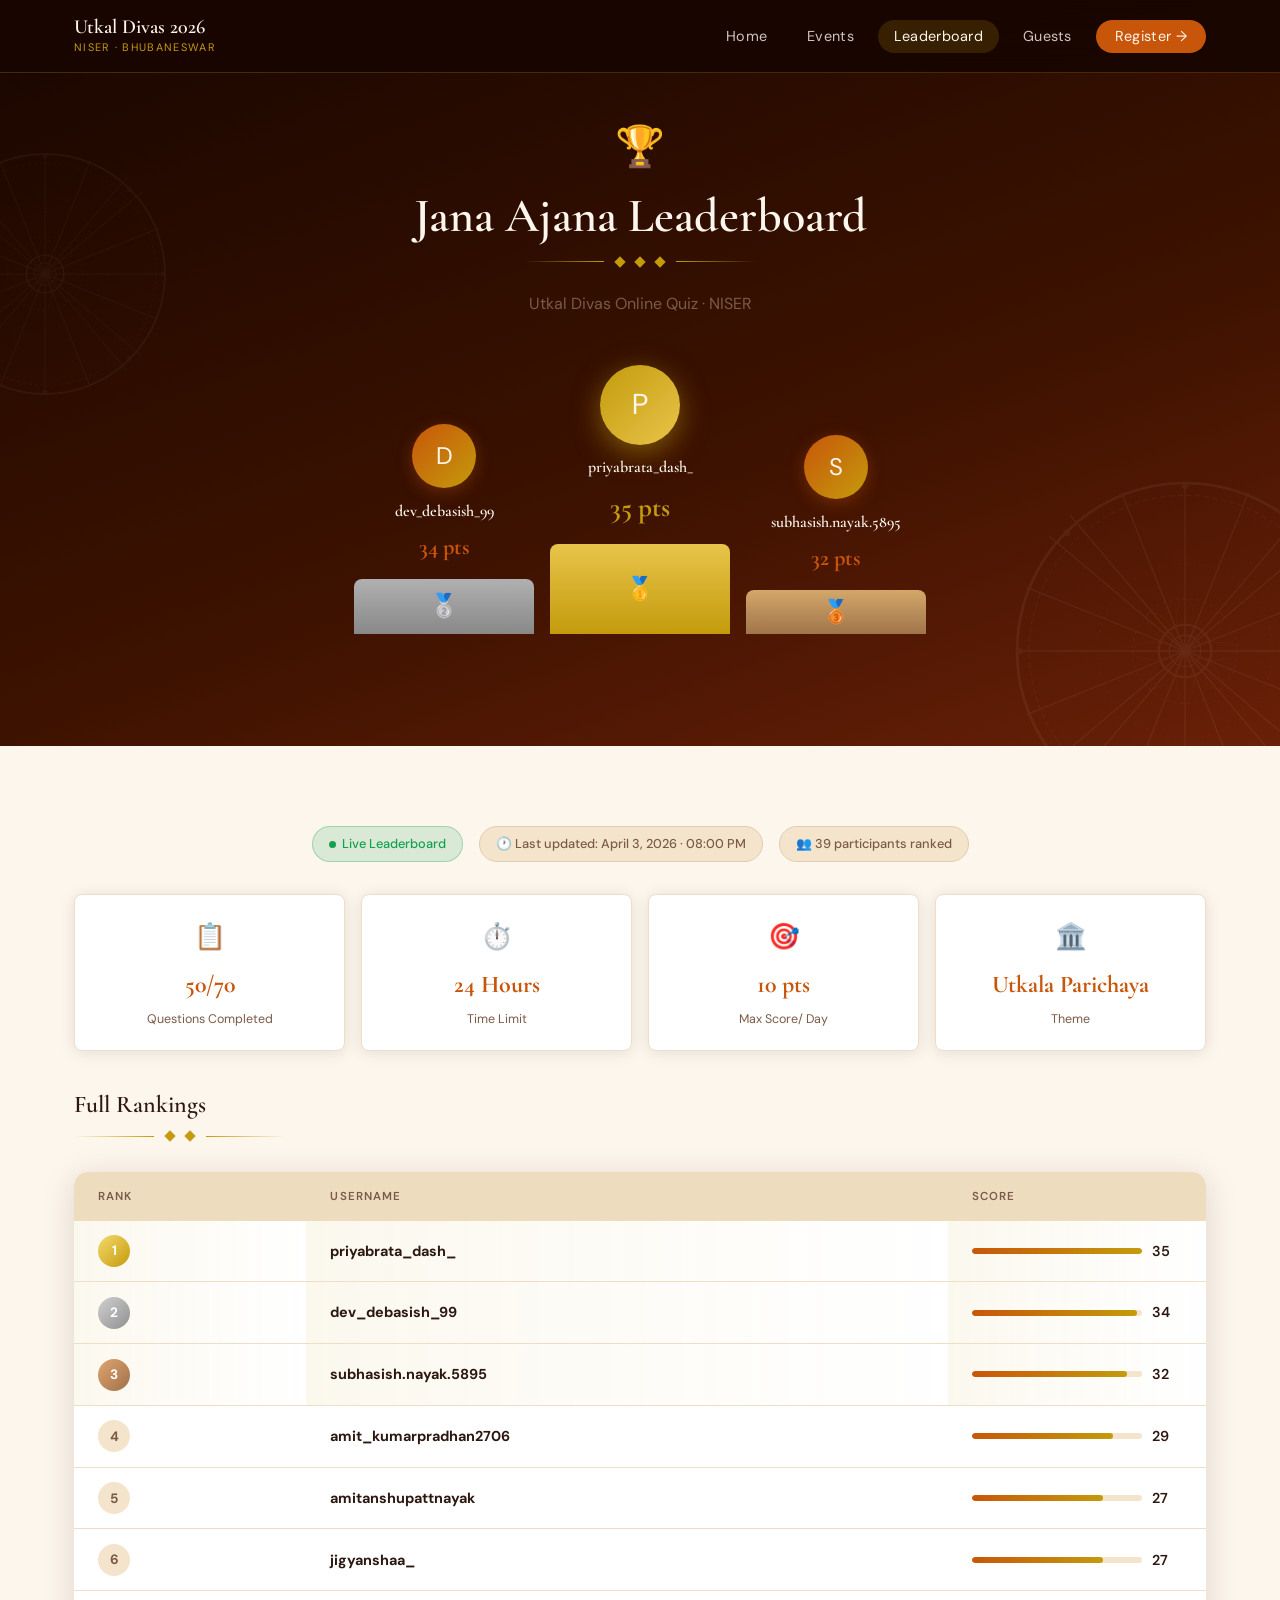
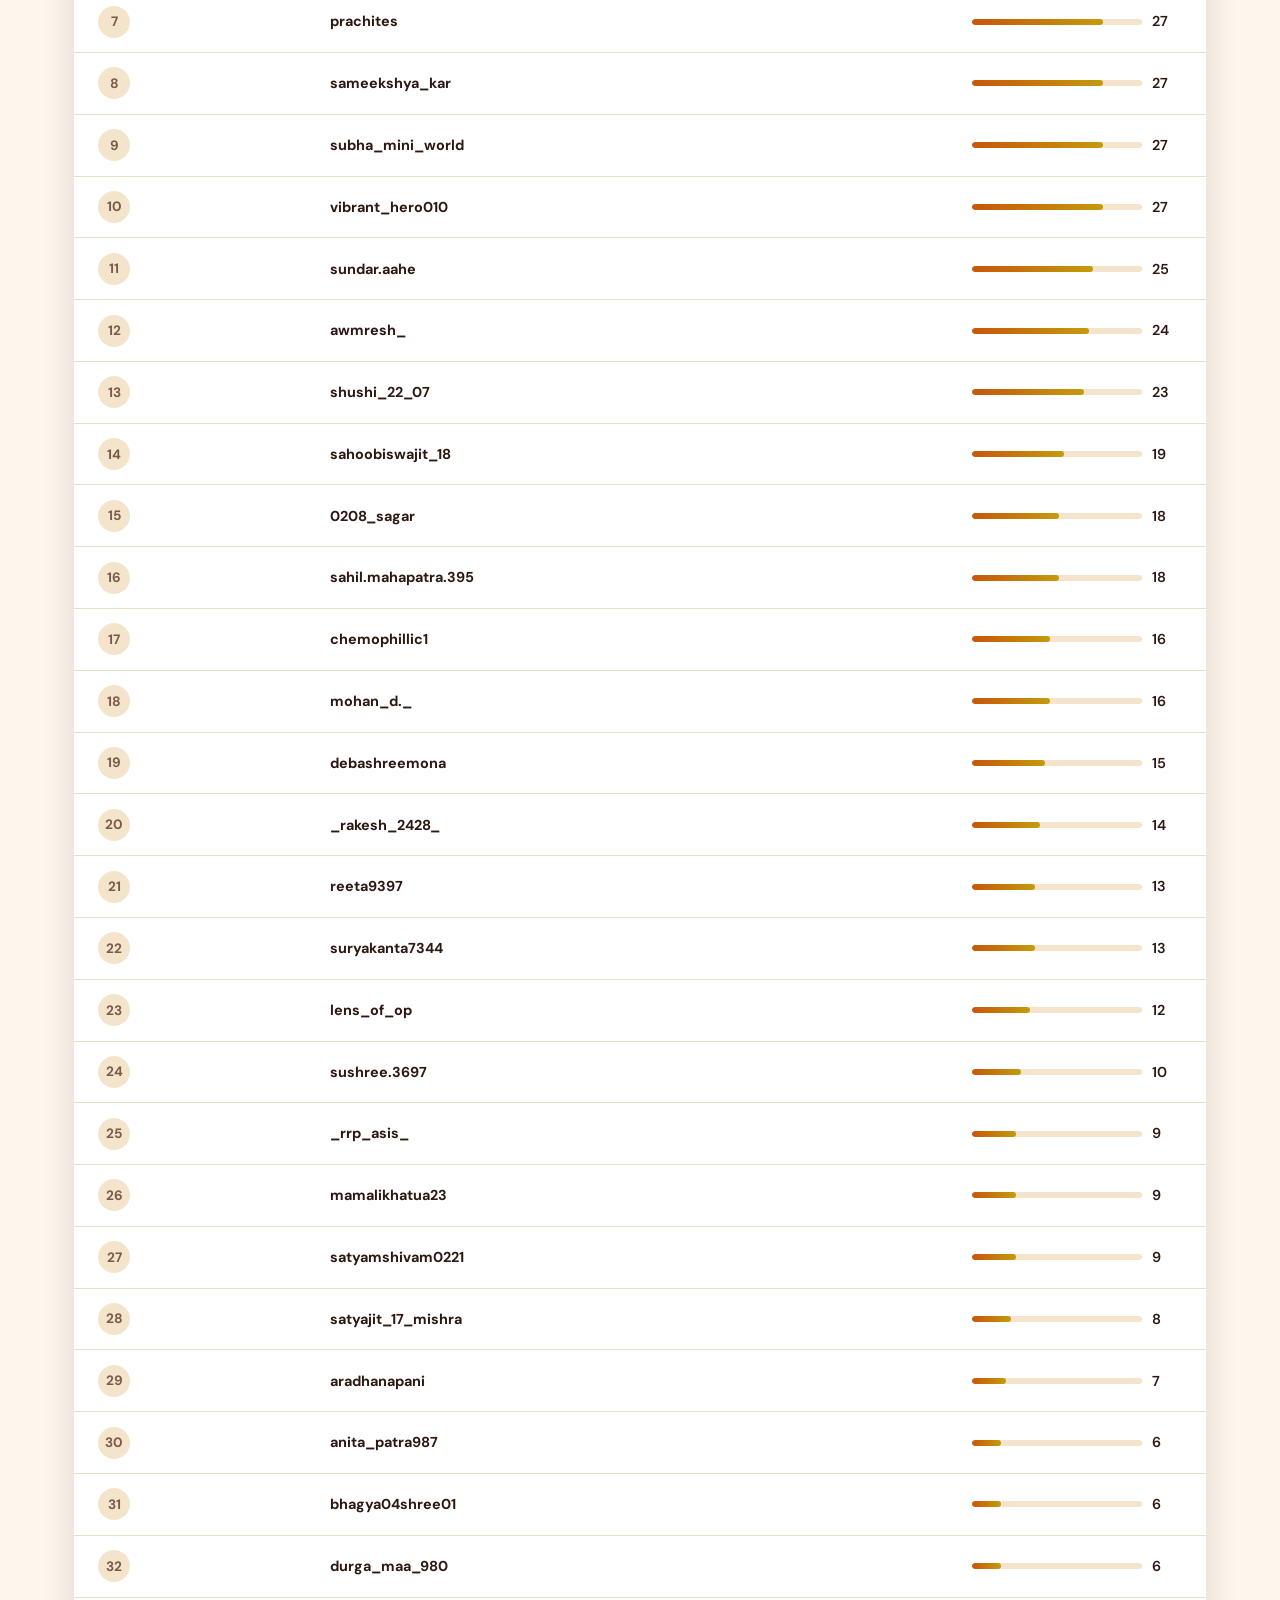
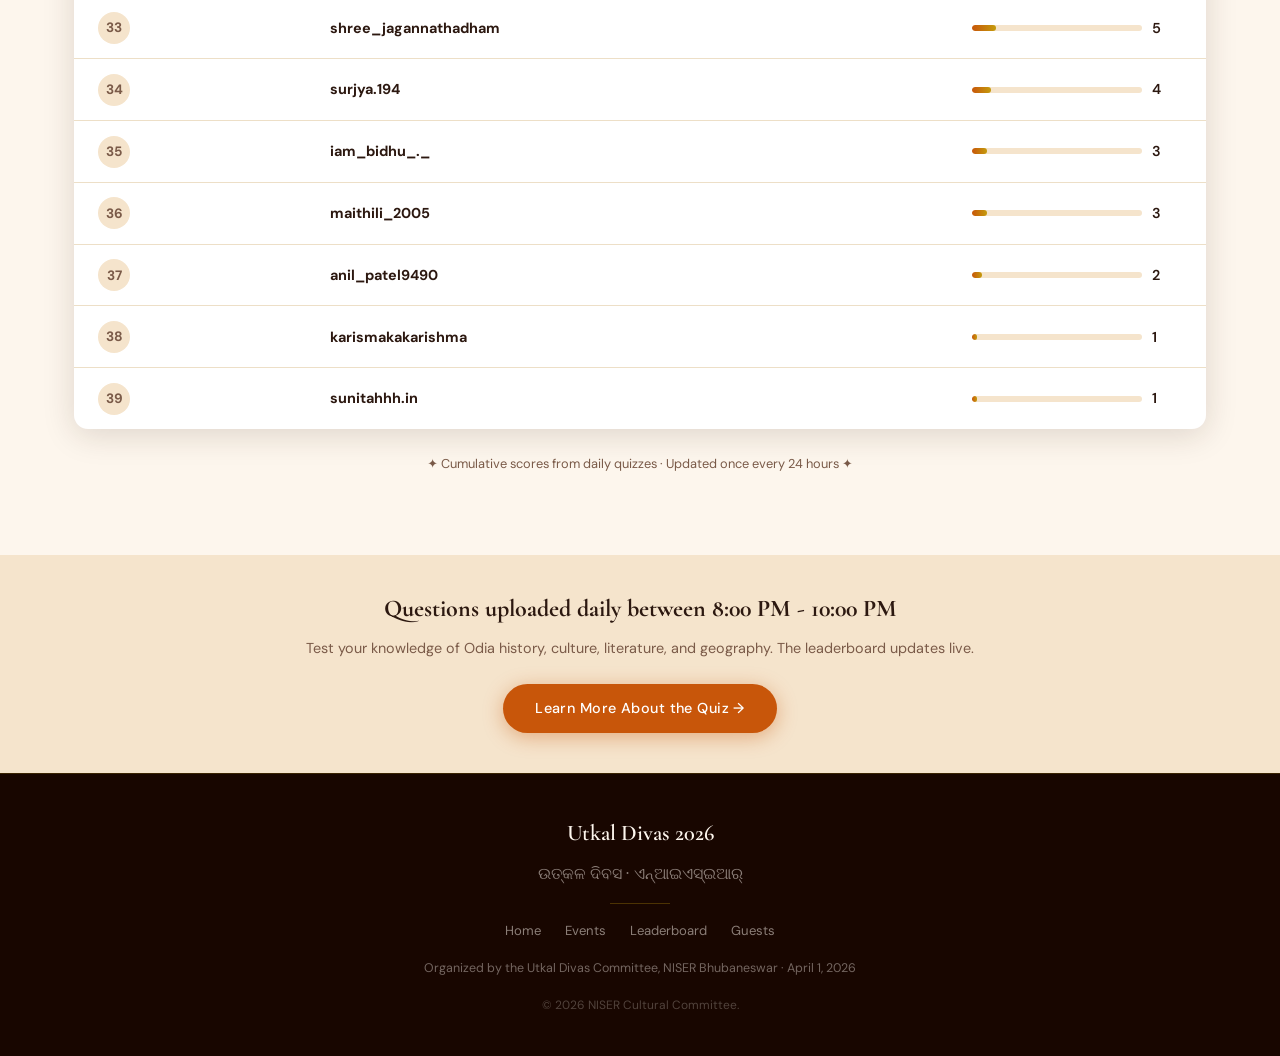
<file: leaderboard.html>
<!DOCTYPE html>
<html lang="en">
<head>
  <meta charset="UTF-8" />
  <meta name="viewport" content="width=device-width, initial-scale=1.0" />
  <title>Quiz Leaderboard — Utkal Divas 2026 · NISER</title>
  <meta name="description" content="Online Quiz Leaderboard for Utkal Divas 2026 at NISER. See the top scorers and rankings." />
  <link rel="stylesheet" href="css/style.css" />
  <link rel="icon" href="data:image/svg+xml,<svg xmlns='http://www.w3.org/2000/svg' viewBox='0 0 100 100'><text y='.9em' font-size='90'>🏆</text></svg>" />
  <style>
    .lb-status-bar {
      display: flex;
      align-items: center;
      justify-content: center;
      gap: 1rem;
      margin-bottom: 2rem;
      flex-wrap: wrap;
    }
    .lb-status-pill {
      display: inline-flex;
      align-items: center;
      gap: 6px;
      padding: 0.4rem 1rem;
      border-radius: 50px;
      font-size: 0.8rem;
      font-weight: 500;
    }
    .lb-status-live {
      background: rgba(20, 160, 80, 0.15);
      color: #14a050;
      border: 1px solid rgba(20,160,80,0.3);
    }
    .lb-status-pill .dot {
      width: 7px; height: 7px;
      border-radius: 50%;
      background: #14a050;
      animation: blink 1.2s ease infinite;
    }
    @keyframes blink {
      0%,100% { opacity: 1; }
      50%      { opacity: 0.2; }
    }
    .lb-status-info {
      background: var(--warm-light);
      color: var(--text-muted);
      border: 1px solid var(--border);
    }
    .quiz-info-grid {
      display: grid;
      grid-template-columns: repeat(auto-fit, minmax(180px, 1fr));
      gap: 1rem;
      margin-bottom: 2.5rem;
    }
    .quiz-info-card {
      background: var(--white);
      border-radius: var(--radius-sm);
      padding: 1.25rem;
      text-align: center;
      box-shadow: var(--shadow);
      border: 1px solid var(--border-light);
    }
    .quiz-info-card .qi-icon { font-size: 1.6rem; margin-bottom: 0.4rem; }
    .quiz-info-card .qi-val {
      font-family: var(--font-display);
      font-size: 1.5rem;
      font-weight: 700;
      color: var(--saffron);
      margin-bottom: 0.2rem;
    }
    .quiz-info-card .qi-label { font-size: 0.78rem; color: var(--text-muted); }
    .top-rank td { background: linear-gradient(90deg, rgba(196,155,12,0.07), transparent) !important; }
    tr.top-rank:hover td { background: linear-gradient(90deg, rgba(196,155,12,0.13), rgba(253,246,237,0.5)) !important; }
    .dept-badge {
      font-size: 0.72rem;
      padding: 0.2rem 0.6rem;
      border-radius: 50px;
      background: var(--warm-light);
      color: var(--text-muted);
    }
    .time-badge {
      font-size: 0.8rem;
      color: var(--text-muted);
      font-family: monospace;
    }
    @media (max-width: 600px) {
      .quiz-info-grid { grid-template-columns: repeat(2,1fr); }
    }
  </style>
</head>
<body>

<nav class="navbar">
  <div class="nav-inner">
    <a href="index.html" class="nav-logo">
      <span class="nav-logo-main">Utkal Divas 2026</span>
      <span class="nav-logo-sub">NISER · Bhubaneswar</span>
    </a>
    <button class="hamburger" aria-label="Toggle menu">
      <span></span><span></span><span></span>
    </button>
    <ul class="nav-links">
      <li><a href="index.html">Home</a></li>
      <li><a href="events.html">Events</a></li>
      <li><a href="leaderboard.html">Leaderboard</a></li>
      <li><a href="guests.html">Guests</a></li>
      <li><a href="events.html" class="nav-cta">Register →</a></li>
    </ul>
  </div>
</nav>

<!-- ======================================================
     LEADERBOARD HERO (dark)
     ====================================================== -->
<section class="leaderboard-hero">
  <img src="assets/wheel.svg" class="page-hero-wheel" alt="" aria-hidden="true" style="right:-80px;bottom:-80px;width:350px;opacity:0.05;" />
  <img src="assets/wheel.svg" class="page-hero-wheel" alt="" aria-hidden="true" style="left:-80px;top:20%;right:auto;width:250px;opacity:0.04;animation-direction:reverse;" />
  <div class="container">
    <div style="font-size:2.5rem; margin-bottom:0.5rem;">🏆</div>
    <h1 class="section-title">Jana Ajana Leaderboard</h1>
    <div class="ornament" style="justify-content:center;">
      <div class="ornament-diamond"></div>
      <div class="ornament-diamond"></div>
      <div class="ornament-diamond"></div>
    </div>
    <p class="section-subtitle">Utkal Divas Online Quiz · NISER</p>

    <!-- Podium -->
    <div id="podium" class="podium-grid"></div>
  </div>
</section>

<!-- ======================================================
     FULL LEADERBOARD TABLE
     ====================================================== -->
<section class="section">
  <div class="container">

    <!-- Status bar -->
    <div class="lb-status-bar animate-on-scroll">
      <span class="lb-status-pill lb-status-live">
        <span class="dot"></span> Live Leaderboard
      </span>
      <span class="lb-status-pill lb-status-info">
        🕐 Last updated: April 3, 2026 · 08:00 PM
      </span>
      <span class="lb-status-pill lb-status-info">
        👥 39 participants ranked
      </span>
    </div>

    <!-- Quiz info cards -->
    <div class="quiz-info-grid animate-on-scroll">
      <div class="quiz-info-card">
        <div class="qi-icon">📋</div>
        <div class="qi-val">50/70</div>
        <div class="qi-label">Questions Completed</div>
      </div>
      <div class="quiz-info-card">
        <div class="qi-icon">⏱️</div>
        <div class="qi-val">24 Hours</div>
        <div class="qi-label">Time Limit</div>
      </div>
      <div class="quiz-info-card">
        <div class="qi-icon">🎯</div>
        <div class="qi-val">10 pts</div>
        <div class="qi-label">Max Score/ Day</div>
      </div>
      <div class="quiz-info-card">
        <div class="qi-icon">🏛️</div>
        <div class="qi-val">Utkala Parichaya</div>
        <div class="qi-label">Theme</div>
      </div>
    </div>

    <!-- Full rankings table -->
    <h2 class="section-title animate-on-scroll" style="font-size:1.5rem; text-align:left; margin-bottom:0.25rem;">
      Full Rankings
    </h2>
    <div class="ornament animate-on-scroll" style="justify-content:flex-start; margin-left:0; margin-bottom:1.5rem;">
      <div class="ornament-diamond"></div>
      <div class="ornament-diamond"></div>
    </div>

    <div class="leaderboard-table-wrap animate-on-scroll">
      <table class="leaderboard-table">
        <thead>
          <tr>
            <th>Rank</th>
            <th>Username</th>
            <th>Score</th>
          </tr>
        </thead>
        <tbody id="lb-tbody"></tbody>
      </table>
    </div>

    <p style="text-align:center; margin-top:1.5rem; font-size:0.8rem; color:var(--text-muted);">
      ✦ Cumulative scores from daily quizzes · Updated once every 24 hours ✦
    </p>
  </div>
</section>

<!-- ======================================================
     QUIZ CTA
     ====================================================== -->
<section class="section section-alt" style="padding:2.5rem 0;">
  <div class="container" style="text-align:center;">
    <h3 class="animate-on-scroll" style="font-family:var(--font-display); font-size:1.5rem; margin-bottom:0.75rem;">
      Questions uploaded daily between 8:00 PM - 10:00 PM
    </h3>
    <p class="animate-on-scroll" style="color:var(--text-muted); font-size:0.9rem; margin-bottom:1.5rem;">
      Test your knowledge of Odia history, culture, literature, and geography. The leaderboard updates live.
    </p>
    <div class="animate-on-scroll">
      <a href="events.html" class="btn btn-primary">Learn More About the Quiz →</a>
    </div>
  </div>
</section>

<!-- FOOTER -->
<footer>
  <div class="footer-logo">Utkal Divas 2026</div>
  <div style="font-family:'Noto Serif Odia',serif; font-size:1rem; color:rgba(253,246,237,0.5); margin-top:0.2rem;">
    ଉତ୍କଳ ଦିବସ · ଏନ୍ଆଇଏସ୍ଇଆର୍
  </div>
  <div class="footer-divider"></div>
  <div class="footer-links">
    <a href="index.html">Home</a>
    <a href="events.html">Events</a>
    <a href="leaderboard.html">Leaderboard</a>
    <a href="guests.html">Guests</a>
  </div>
  <div class="footer-sub">Organized by the Utkal Divas Committee, NISER Bhubaneswar · April 1, 2026</div>
  <div style="margin-top:1rem; font-size:0.75rem; color:rgba(253,246,237,0.25);">&copy; 2026 NISER Cultural Committee.</div>
</footer>

<script src="js/main.js"></script>
</body>
</html>
</file>
<file: css/style.css>
/* ================================================================
   UTKAL DIVAS 2026 — NISER BHUBANESWAR
   Main Stylesheet — Inspired by Odishan Temple Art & Heritage
   ================================================================ */

@import url('https://fonts.googleapis.com/css2?family=Cormorant+Garamond:ital,wght@0,300;0,400;0,500;0,600;0,700;1,400;1,600&family=DM+Sans:opsz,wght@9..40,300;9..40,400;9..40,500;9..40,600&family=Noto+Serif+Odia:wght@400;700&display=swap');

/* ---- CSS Variables ---- */
:root {
  --cream:        #fdf6ed;
  --warm-light:   #f5e4cc;
  --warm-mid:     #eedcbf;
  --saffron:      #c8560a;
  --saffron-deep: #9e3d08;
  --gold:         #c49b0c;
  --gold-light:   #e8c44a;
  --maroon:       #7a1a1a;
  --dark-hero:    #180600;
  --dark-mid:     #3d1200;
  --text:         #2c1810;
  --text-muted:   #7a5a48;
  --white:        #ffffff;
  --border:       #e0ccb0;
  --border-light: #eddfc7;

  --font-display: 'Cormorant Garamond', Georgia, serif;
  --font-body:    'DM Sans', system-ui, sans-serif;
  --font-odia:    'Noto Serif Odia', serif;

  --radius:       14px;
  --radius-sm:    8px;
  --shadow:       0 2px 16px rgba(44, 24, 16, 0.10);
  --shadow-md:    0 6px 32px rgba(44, 24, 16, 0.15);
  --shadow-hover: 0 12px 40px rgba(200, 86, 10, 0.20);
  --transition:   all 0.3s cubic-bezier(0.25, 0.8, 0.25, 1);
}

/* ---- Reset & Base ---- */
*, *::before, *::after { box-sizing: border-box; margin: 0; padding: 0; }
html { scroll-behavior: smooth; }
body {
  font-family: var(--font-body);
  background-color: var(--cream);
  color: var(--text);
  line-height: 1.7;
  font-size: 16px;
  overflow-x: hidden;
}
img { max-width: 100%; height: auto; display: block; }
a { color: inherit; text-decoration: none; }
ul { list-style: none; }

/* ---- Typography ---- */
h1, h2, h3, h4 {
  font-family: var(--font-display);
  line-height: 1.2;
  color: var(--text);
}
.section-title {
  font-size: clamp(2rem, 5vw, 3rem);
  font-weight: 600;
  text-align: center;
  margin-bottom: 0.4rem;
}
.section-subtitle {
  text-align: center;
  color: var(--text-muted);
  font-size: 1rem;
  margin-bottom: 3rem;
}
.odia-text {
  font-family: var(--font-odia);
  color: var(--gold-light);
  font-size: 1.1em;
}

/* ---- Ornament Divider ---- */
.ornament {
  display: flex;
  align-items: center;
  justify-content: center;
  gap: 12px;
  margin: 0.75rem auto 1.5rem;
}
.ornament::before,
.ornament::after {
  content: '';
  flex: 1;
  max-width: 80px;
  height: 1px;
  background: linear-gradient(90deg, transparent, var(--gold));
}
.ornament::after {
  background: linear-gradient(90deg, var(--gold), transparent);
}
.ornament-diamond {
  width: 8px;
  height: 8px;
  background: var(--gold);
  transform: rotate(45deg);
  flex-shrink: 0;
}

/* ---- Container ---- */
.container {
  max-width: 1180px;
  margin: 0 auto;
  padding: 0 1.5rem;
}

/* ================================================================
   NAVIGATION
   ================================================================ */
.navbar {
  position: fixed;
  top: 0;
  left: 0;
  width: 100%;
  z-index: 1000;
  background: rgba(24, 6, 0, 0.92);
  backdrop-filter: blur(16px);
  -webkit-backdrop-filter: blur(16px);
  border-bottom: 1px solid rgba(196, 155, 12, 0.25);
  transition: var(--transition);
}
.navbar.scrolled {
  background: rgba(24, 6, 0, 0.98);
  box-shadow: 0 4px 24px rgba(0,0,0,0.3);
}
.nav-inner {
  display: flex;
  align-items: center;
  justify-content: space-between;
  padding: 1rem 1.5rem;
  max-width: 1180px;
  margin: 0 auto;
}
.nav-logo {
  display: flex;
  flex-direction: column;
  gap: 0;
}
.nav-logo-main {
  font-family: var(--font-display);
  font-size: 1.25rem;
  font-weight: 600;
  color: var(--cream);
  line-height: 1.1;
}
.nav-logo-sub {
  font-size: 0.68rem;
  color: var(--gold);
  letter-spacing: 0.12em;
  text-transform: uppercase;
}
.nav-links {
  display: flex;
  align-items: center;
  gap: 0.5rem;
}
.nav-links a {
  color: rgba(253, 246, 237, 0.80);
  font-size: 0.9rem;
  font-weight: 400;
  padding: 0.45rem 1rem;
  border-radius: 50px;
  transition: var(--transition);
  letter-spacing: 0.02em;
}
.nav-links a:hover,
.nav-links a.active {
  color: var(--cream);
  background: rgba(196, 155, 12, 0.18);
}
.nav-links a.nav-cta {
  background: var(--saffron);
  color: var(--cream);
  padding: 0.45rem 1.2rem;
}
.nav-links a.nav-cta:hover {
  background: var(--saffron-deep);
}
.hamburger {
  display: none;
  flex-direction: column;
  gap: 5px;
  background: none;
  border: none;
  cursor: pointer;
  padding: 4px;
}
.hamburger span {
  display: block;
  width: 24px;
  height: 2px;
  background: var(--cream);
  border-radius: 2px;
  transition: var(--transition);
}
.hamburger.open span:nth-child(1) { transform: translateY(7px) rotate(45deg); }
.hamburger.open span:nth-child(2) { opacity: 0; }
.hamburger.open span:nth-child(3) { transform: translateY(-7px) rotate(-45deg); }

/* ================================================================
   HERO SECTION
   ================================================================ */
.hero {
  min-height: 100vh;
  display: flex;
  align-items: center;
  justify-content: center;
  position: relative;
  overflow: hidden;
  background: linear-gradient(160deg, var(--dark-hero) 0%, #3a1000 40%, #7a2a08 75%, #c45010 100%);
  text-align: center;
  padding: 7rem 1.5rem 4rem;
}
/* Konark wheel watermark */
.hero-wheel {
  position: absolute;
  right: -120px;
  top: 50%;
  transform: translateY(-50%);
  width: 600px;
  height: 600px;
  opacity: 0.06;
  animation: spin-slow 60s linear infinite;
}
.hero-wheel-left {
  left: -180px;
  right: auto;
  width: 400px;
  height: 400px;
  top: 20%;
  transform: none;
  opacity: 0.04;
  animation-direction: reverse;
}
@keyframes spin-slow {
  from { transform: translateY(-50%) rotate(0deg); }
  to   { transform: translateY(-50%) rotate(360deg); }
}
/* Grain texture */
.hero::before {
  content: '';
  position: absolute;
  inset: 0;
  background-image: url("data:image/svg+xml,%3Csvg viewBox='0 0 256 256' xmlns='http://www.w3.org/2000/svg'%3E%3Cfilter id='noise'%3E%3CfeTurbulence type='fractalNoise' baseFrequency='0.9' numOctaves='4' stitchTiles='stitch'/%3E%3C/filter%3E%3Crect width='100%25' height='100%25' filter='url(%23noise)' opacity='0.03'/%3E%3C/svg%3E");
  pointer-events: none;
}
/* Top geometric border */
.hero::after {
  content: '';
  position: absolute;
  bottom: 0;
  left: 0;
  width: 100%;
  height: 4px;
  background: linear-gradient(90deg, transparent, var(--gold), transparent);
}
.hero-content {
  position: relative;
  z-index: 2;
  max-width: 780px;
  animation: fade-up 1s ease both;
}
.hero-badge {
  display: inline-flex;
  align-items: center;
  gap: 10px;
  background: rgba(196, 155, 12, 0.18);
  border: 1px solid rgba(196, 155, 12, 0.45);
  color: var(--gold-light);
  font-size: 0.82rem;
  letter-spacing: 0.1em;
  text-transform: uppercase;
  padding: 0.4rem 1.2rem;
  border-radius: 50px;
  margin-bottom: 1.8rem;
  animation: fade-up 1s 0.1s ease both;
}
.hero-badge::before {
  content: '◆';
  font-size: 0.6rem;
  color: var(--gold);
}
.hero-title-odia {
  display: block;
  font-family: var(--font-odia);
  font-size: clamp(1.4rem, 4vw, 2.2rem);
  color: var(--gold-light);
  margin-bottom: 0.4rem;
  opacity: 0.9;
  animation: fade-up 1s 0.2s ease both;
}
.hero-title {
  font-size: clamp(3rem, 9vw, 6rem);
  font-weight: 700;
  color: var(--cream);
  letter-spacing: -0.01em;
  margin-bottom: 1.2rem;
  animation: fade-up 1s 0.3s ease both;
  text-shadow: 0 4px 40px rgba(196, 155, 12, 0.3);
}
.hero-title span {
  color: var(--gold-light);
}
.hero-desc {
  font-size: clamp(1rem, 2.5vw, 1.15rem);
  color: rgba(253, 246, 237, 0.75);
  max-width: 550px;
  margin: 0 auto 2.5rem;
  animation: fade-up 1s 0.4s ease both;
}
.hero-cta {
  display: flex;
  justify-content: center;
  gap: 1rem;
  flex-wrap: wrap;
  animation: fade-up 1s 0.5s ease both;
}
.hero-scroll {
  position: absolute;
  bottom: 2rem;
  left: 50%;
  transform: translateX(-50%);
  display: flex;
  flex-direction: column;
  align-items: center;
  gap: 6px;
  color: rgba(253, 246, 237, 0.4);
  font-size: 0.72rem;
  letter-spacing: 0.12em;
  text-transform: uppercase;
  animation: fade-up 1s 0.8s ease both;
}
.scroll-line {
  width: 1px;
  height: 40px;
  background: linear-gradient(180deg, rgba(196,155,12,0.6), transparent);
  animation: scroll-pulse 2s ease-in-out infinite;
}
@keyframes scroll-pulse {
  0%, 100% { opacity: 0.4; transform: scaleY(1); }
  50% { opacity: 1; transform: scaleY(1.2); }
}

/* ================================================================
   BUTTONS
   ================================================================ */
.btn {
  display: inline-flex;
  align-items: center;
  gap: 8px;
  padding: 0.75rem 2rem;
  border-radius: 50px;
  font-family: var(--font-body);
  font-size: 0.9rem;
  font-weight: 500;
  letter-spacing: 0.03em;
  cursor: pointer;
  border: none;
  transition: var(--transition);
}
.btn-primary {
  background: var(--saffron);
  color: var(--white);
  box-shadow: 0 4px 20px rgba(200, 86, 10, 0.4);
}
.btn-primary:hover {
  background: var(--saffron-deep);
  transform: translateY(-2px);
  box-shadow: 0 8px 28px rgba(200, 86, 10, 0.5);
}
.btn-secondary {
  background: rgba(253, 246, 237, 0.12);
  color: var(--cream);
  border: 1px solid rgba(253, 246, 237, 0.3);
  backdrop-filter: blur(8px);
}
.btn-secondary:hover {
  background: rgba(253, 246, 237, 0.2);
  border-color: rgba(253, 246, 237, 0.5);
  transform: translateY(-2px);
}
.btn-outline {
  background: transparent;
  color: var(--saffron);
  border: 1.5px solid var(--saffron);
}
.btn-outline:hover {
  background: var(--saffron);
  color: var(--white);
  transform: translateY(-2px);
}
.btn-gold {
  background: linear-gradient(135deg, var(--gold), var(--gold-light));
  color: var(--dark-hero);
  font-weight: 600;
}
.btn-gold:hover {
  transform: translateY(-2px);
  box-shadow: 0 8px 24px rgba(196, 155, 12, 0.4);
}

/* ================================================================
   SECTION STYLES
   ================================================================ */
.section {
  padding: 5rem 0;
}
.section-alt {
  background: var(--warm-light);
}
.section-dark {
  background: linear-gradient(160deg, var(--dark-hero), var(--dark-mid));
  color: var(--cream);
}
.section-dark .section-title { color: var(--cream); }
.section-dark .section-subtitle { color: rgba(253, 246, 237, 0.6); }
.section-dark .ornament::before { background: linear-gradient(90deg, transparent, rgba(196,155,12,0.6)); }
.section-dark .ornament::after  { background: linear-gradient(90deg, rgba(196,155,12,0.6), transparent); }
.section-dark .ornament-diamond { background: rgba(196,155,12,0.6); }

/* ================================================================
   EVENT CARDS
   ================================================================ */
.events-grid {
  display: grid;
  grid-template-columns: repeat(auto-fill, minmax(280px, 1fr));
  gap: 1.5rem;
  margin-top: 1rem;
}
.event-card {
  background: var(--white);
  border-radius: var(--radius);
  overflow: hidden;
  box-shadow: var(--shadow);
  transition: var(--transition);
  cursor: pointer;
  position: relative;
  border: 1px solid var(--border-light);
}
.event-card::before {
  content: '';
  position: absolute;
  top: 0;
  left: 0;
  right: 0;
  height: 3px;
  background: linear-gradient(90deg, var(--saffron), var(--gold));
  opacity: 0;
  transition: var(--transition);
}
.event-card:hover {
  transform: translateY(-6px);
  box-shadow: var(--shadow-hover);
}
.event-card:hover::before { opacity: 1; }

.event-card-icon {
  width: 100%;
  height: 90px;
  display: flex;
  align-items: center;
  justify-content: center;
  font-size: 2.8rem;
  background: var(--warm-light);
  position: relative;
  overflow: hidden;
}
.event-card-icon::after {
  content: '';
  position: absolute;
  inset: 0;
  background: var(--event-color, var(--saffron));
  opacity: 0.08;
}
.event-card-body {
  padding: 1.25rem 1.4rem 1.5rem;
}
.event-card-category {
  font-size: 0.7rem;
  font-weight: 600;
  text-transform: uppercase;
  letter-spacing: 0.12em;
  color: var(--saffron);
  margin-bottom: 0.4rem;
}
.event-card-title {
  font-family: var(--font-display);
  font-size: 1.35rem;
  font-weight: 600;
  margin-bottom: 0.3rem;
}
.event-card-odia {
  font-family: var(--font-odia);
  font-size: 0.9rem;
  color: var(--text-muted);
  margin-bottom: 0.75rem;
}
.event-card-time {
  display: flex;
  align-items: center;
  gap: 6px;
  font-size: 0.82rem;
  color: var(--text-muted);
  margin-bottom: 0.5rem;
}
.event-card-time svg { flex-shrink: 0; }
.event-card-desc {
  font-size: 0.88rem;
  color: var(--text-muted);
  display: -webkit-box;
  -webkit-line-clamp: 2;
  -webkit-box-orient: vertical;
  overflow: hidden;
}
.event-card-footer {
  padding: 0.75rem 1.4rem 1.25rem;
  border-top: 1px solid var(--border-light);
  display: flex;
  align-items: center;
  justify-content: space-between;
}
.event-card-tag {
  font-size: 0.75rem;
  padding: 0.25rem 0.7rem;
  border-radius: 50px;
  background: var(--warm-light);
  color: var(--text-muted);
}
.event-card-arrow {
  font-size: 0.8rem;
  color: var(--saffron);
  display: flex;
  align-items: center;
  gap: 4px;
  font-weight: 500;
  transition: var(--transition);
}
.event-card:hover .event-card-arrow { gap: 8px; }

/* ================================================================
   MODAL
   ================================================================ */
.modal-overlay {
  position: fixed;
  inset: 0;
  background: rgba(24, 6, 0, 0.75);
  backdrop-filter: blur(8px);
  -webkit-backdrop-filter: blur(8px);
  z-index: 2000;
  display: flex;
  align-items: center;
  justify-content: center;
  padding: 1.5rem;
  opacity: 0;
  pointer-events: none;
  transition: opacity 0.3s ease;
}
.modal-overlay.open {
  opacity: 1;
  pointer-events: all;
}
.modal {
  background: var(--white);
  border-radius: var(--radius);
  max-width: 680px;
  width: 100%;
  max-height: 88vh;
  overflow-y: auto;
  box-shadow: 0 24px 80px rgba(0,0,0,0.4);
  transform: translateY(20px) scale(0.97);
  transition: var(--transition);
  position: relative;
}
.modal-overlay.open .modal {
  transform: translateY(0) scale(1);
}
.modal-header {
  padding: 2rem 2rem 1.25rem;
  border-bottom: 1px solid var(--border-light);
  position: relative;
}
.modal-header-accent {
  height: 4px;
  background: linear-gradient(90deg, var(--saffron), var(--gold));
  margin: -2rem -2rem 1.5rem;
  border-radius: var(--radius) var(--radius) 0 0;
}
.modal-icon { font-size: 2.5rem; margin-bottom: 0.75rem; }
.modal-category {
  font-size: 0.72rem;
  font-weight: 600;
  text-transform: uppercase;
  letter-spacing: 0.12em;
  color: var(--saffron);
  margin-bottom: 0.3rem;
}
.modal-title {
  font-family: var(--font-display);
  font-size: 1.9rem;
  font-weight: 600;
}
.modal-odia {
  font-family: var(--font-odia);
  color: var(--text-muted);
  font-size: 1rem;
  margin-top: 0.2rem;
}
.modal-close {
  position: absolute;
  top: 1.25rem;
  right: 1.25rem;
  background: var(--warm-light);
  border: none;
  cursor: pointer;
  width: 36px;
  height: 36px;
  border-radius: 50%;
  display: flex;
  align-items: center;
  justify-content: center;
  font-size: 1.1rem;
  color: var(--text-muted);
  transition: var(--transition);
}
.modal-close:hover {
  background: var(--saffron);
  color: var(--white);
}
.modal-body { padding: 1.5rem 2rem 2rem; }
.modal-info-grid {
  display: grid;
  grid-template-columns: 1fr 1fr;
  gap: 1rem;
  margin-bottom: 1.5rem;
}
.modal-info-item {
  background: var(--warm-light);
  border-radius: var(--radius-sm);
  padding: 0.9rem 1rem;
}
.modal-info-label {
  font-size: 0.7rem;
  font-weight: 600;
  text-transform: uppercase;
  letter-spacing: 0.1em;
  color: var(--text-muted);
  margin-bottom: 0.25rem;
}
.modal-info-value {
  font-size: 0.9rem;
  font-weight: 500;
  color: var(--text);
}
.modal-section { margin-bottom: 1.4rem; }
.modal-section h4 {
  font-family: var(--font-display);
  font-size: 1.1rem;
  font-weight: 600;
  margin-bottom: 0.6rem;
  color: var(--saffron);
}
.modal-section p {
  font-size: 0.92rem;
  color: var(--text-muted);
  line-height: 1.7;
}
.modal-rules {
  display: flex;
  flex-direction: column;
  gap: 0.5rem;
}
.modal-rule {
  display: flex;
  gap: 10px;
  font-size: 0.88rem;
  color: var(--text-muted);
  align-items: flex-start;
}
.modal-rule::before {
  content: '◆';
  color: var(--gold);
  font-size: 0.5rem;
  margin-top: 0.45rem;
  flex-shrink: 0;
}

/* ================================================================
   LEADERBOARD
   ================================================================ */
.leaderboard-hero {
  padding: 7rem 1.5rem 4rem;
  background: linear-gradient(160deg, var(--dark-hero) 0%, #3d1200 60%, #6a2008 100%);
  text-align: center;
  color: var(--cream);
  position: relative;
  overflow: hidden;
}
.leaderboard-hero .section-title { color: var(--cream); }
.podium-grid {
  display: flex;
  align-items: flex-end;
  justify-content: center;
  gap: 1rem;
  margin: 3rem 0;
}
.podium-item {
  text-align: center;
  flex: 1;
  max-width: 180px;
}
.podium-avatar {
  width: 64px;
  height: 64px;
  border-radius: 50%;
  background: linear-gradient(135deg, var(--saffron), var(--gold));
  display: flex;
  align-items: center;
  justify-content: center;
  font-size: 1.5rem;
  margin: 0 auto 0.6rem;
  box-shadow: 0 4px 16px rgba(200, 86, 10, 0.35);
}
.podium-item:nth-child(2) .podium-avatar {
  width: 80px;
  height: 80px;
  font-size: 1.8rem;
  background: linear-gradient(135deg, var(--gold), var(--gold-light));
  box-shadow: 0 8px 28px rgba(196, 155, 12, 0.5);
}
.podium-name {
  font-family: var(--font-display);
  font-size: 1rem;
  font-weight: 600;
  margin-bottom: 0.2rem;
}
.podium-dept { font-size: 0.75rem; color: var(--text-muted); margin-bottom: 0.4rem; }
.podium-score {
  font-family: var(--font-display);
  font-size: 1.4rem;
  font-weight: 700;
  color: var(--saffron);
}
.podium-item:nth-child(2) .podium-score { color: var(--gold); font-size: 1.7rem; }
.podium-block {
  height: 70px;
  border-radius: var(--radius-sm) var(--radius-sm) 0 0;
  display: flex;
  align-items: center;
  justify-content: center;
  font-size: 1.4rem;
  font-weight: 700;
  color: var(--white);
  margin-top: 0.8rem;
  background: linear-gradient(180deg, var(--saffron), var(--saffron-deep));
}
.podium-item:nth-child(1) .podium-block { height: 55px; background: linear-gradient(180deg, #b0b0b0, #888); }
.podium-item:nth-child(2) .podium-block { height: 90px; background: linear-gradient(180deg, var(--gold-light), var(--gold)); }
.podium-item:nth-child(3) .podium-block { height: 44px; background: linear-gradient(180deg, #d4a76a, #a0754a); }

.leaderboard-table-wrap {
  background: var(--white);
  border-radius: var(--radius);
  box-shadow: var(--shadow-md);
  overflow: hidden;
  margin-top: 2rem;
}
.leaderboard-table {
  width: 100%;
  border-collapse: collapse;
}
.leaderboard-table th {
  background: var(--warm-mid);
  padding: 0.9rem 1.5rem;
  text-align: left;
  font-size: 0.72rem;
  font-weight: 600;
  text-transform: uppercase;
  letter-spacing: 0.1em;
  color: var(--text-muted);
}
.leaderboard-table td {
  padding: 0.9rem 1.5rem;
  border-bottom: 1px solid var(--border-light);
  font-size: 0.9rem;
}
.leaderboard-table tr:last-child td { border-bottom: none; }
.leaderboard-table tr:hover td { background: var(--warm-light); }
.rank-badge {
  display: inline-flex;
  align-items: center;
  justify-content: center;
  width: 32px;
  height: 32px;
  border-radius: 50%;
  font-weight: 700;
  font-size: 0.85rem;
  background: var(--warm-light);
  color: var(--text-muted);
}
.rank-badge.gold   { background: linear-gradient(135deg,#f5d96b,#c49b0c); color: #fff; }
.rank-badge.silver { background: linear-gradient(135deg,#d0d0d0,#909090); color: #fff; }
.rank-badge.bronze { background: linear-gradient(135deg,#e0a570,#a0704a); color: #fff; }
.score-bar-wrap {
  display: flex;
  align-items: center;
  gap: 10px;
}
.score-bar {
  flex: 1;
  height: 6px;
  background: var(--warm-light);
  border-radius: 3px;
  overflow: hidden;
}
.score-bar-fill {
  height: 100%;
  background: linear-gradient(90deg, var(--saffron), var(--gold));
  border-radius: 3px;
  transition: width 1s ease;
}
.score-num { font-weight: 600; min-width: 30px; }

/* ================================================================
   GUESTS PAGE
   ================================================================ */
.guests-grid {
  display: grid;
  grid-template-columns: repeat(auto-fill, minmax(220px, 1fr));
  gap: 1.5rem;
  margin-top: 1rem;
}
.guest-card {
  background: var(--white);
  border-radius: var(--radius);
  overflow: hidden;
  box-shadow: var(--shadow);
  border: 1px solid var(--border-light);
  text-align: center;
  transition: var(--transition);
}
.guest-card:hover {
  transform: translateY(-6px);
  box-shadow: var(--shadow-hover);
}
.guest-avatar {
  width: 100%;
  height: 180px;
  background: linear-gradient(160deg, var(--warm-mid), var(--warm-light));
  display: flex;
  align-items: center;
  justify-content: center;
  position: relative;
  overflow: hidden;
}
.guest-avatar-icon {
  font-size: 4rem;
  opacity: 0.25;
  position: absolute;
}
.guest-revealing {
  position: absolute;
  inset: 0;
  background: rgba(24, 6, 0, 0.65);
  backdrop-filter: blur(12px);
  -webkit-backdrop-filter: blur(12px);
  display: flex;
  flex-direction: column;
  align-items: center;
  justify-content: center;
  gap: 8px;
}
.guest-revealing-text {
  font-family: var(--font-display);
  font-size: 1.1rem;
  font-weight: 600;
  color: var(--gold-light);
  letter-spacing: 0.04em;
}
.guest-revealing-sub {
  font-size: 0.72rem;
  color: rgba(253,246,237,0.55);
  text-transform: uppercase;
  letter-spacing: 0.1em;
}
.guest-card-body { padding: 1.2rem 1rem 1.4rem; }
.guest-name {
  font-family: var(--font-display);
  font-size: 1.15rem;
  font-weight: 600;
  color: var(--text);
  margin-bottom: 0.25rem;
}
.guest-role { font-size: 0.8rem; color: var(--text-muted); }

/* ================================================================
   ABOUT / STATS STRIP
   ================================================================ */
.stats-strip {
  display: grid;
  grid-template-columns: repeat(auto-fit, minmax(140px, 1fr));
  gap: 0;
  text-align: center;
}
.stat-item {
  padding: 2rem 1rem;
  border-right: 1px solid rgba(196, 155, 12, 0.25);
}
.stat-item:last-child { border-right: none; }
.stat-number {
  font-family: var(--font-display);
  font-size: 2.8rem;
  font-weight: 700;
  color: var(--gold-light);
  line-height: 1;
  margin-bottom: 0.3rem;
}
.stat-label {
  font-size: 0.78rem;
  text-transform: uppercase;
  letter-spacing: 0.1em;
  color: rgba(253,246,237,0.6);
}

/* ================================================================
   ABOUT SECTION (Homepage)
   ================================================================ */
.about-grid {
  display: grid;
  grid-template-columns: 1fr 1fr;
  gap: 4rem;
  align-items: center;
}
.about-visual {
  position: relative;
  display: flex;
  align-items: center;
  justify-content: center;
}
.about-wheel-bg {
  width: 100%;
  max-width: 360px;
  opacity: 0.18;
  animation: spin-slow-2 40s linear infinite;
}
@keyframes spin-slow-2 {
  from { transform: rotate(0deg); }
  to   { transform: rotate(360deg); }
}
.about-badge {
  position: absolute;
  background: linear-gradient(135deg, var(--saffron), var(--gold));
  color: var(--white);
  padding: 1.2rem 1.6rem;
  border-radius: var(--radius);
  font-family: var(--font-display);
  box-shadow: var(--shadow-md);
  text-align: center;
}
.about-badge-year { font-size: 2.5rem; font-weight: 700; line-height: 1; }
.about-badge-text { font-size: 0.85rem; opacity: 0.85; }
.about-text h2 { font-size: clamp(1.8rem,4vw,2.5rem); margin-bottom: 1rem; }
.about-text p {
  color: var(--text-muted);
  margin-bottom: 1.2rem;
  font-size: 0.95rem;
}
.about-text .btn { margin-top: 0.5rem; }

/* ================================================================
   PREVIEW SECTIONS (Homepage)
   ================================================================ */
.preview-events-grid {
  display: grid;
  grid-template-columns: repeat(auto-fill, minmax(260px, 1fr));
  gap: 1.25rem;
  margin-bottom: 2.5rem;
}
.section-cta {
  text-align: center;
  margin-top: 0.5rem;
}
.quiz-teaser {
  display: flex;
  align-items: center;
  justify-content: space-between;
  gap: 2rem;
  background: rgba(255,255,255,0.06);
  border: 1px solid rgba(196,155,12,0.3);
  border-radius: var(--radius);
  padding: 2rem 2.5rem;
  flex-wrap: wrap;
}
.quiz-teaser-text h3 {
  font-family: var(--font-display);
  font-size: 1.6rem;
  color: var(--cream);
  margin-bottom: 0.5rem;
}
.quiz-teaser-text p { color: rgba(253,246,237,0.65); font-size: 0.9rem; }
.mini-leaderboard { display: flex; flex-direction: column; gap: 0.5rem; min-width: 220px; }
.mini-row {
  display: flex;
  align-items: center;
  gap: 0.75rem;
  background: rgba(255,255,255,0.07);
  border-radius: var(--radius-sm);
  padding: 0.5rem 0.75rem;
}
.mini-rank {
  width: 24px;
  height: 24px;
  border-radius: 50%;
  background: var(--gold);
  color: var(--dark-hero);
  font-size: 0.72rem;
  font-weight: 700;
  display: flex;
  align-items: center;
  justify-content: center;
  flex-shrink: 0;
}
.mini-name { flex: 1; font-size: 0.85rem; color: var(--cream); }
.mini-score { font-size: 0.85rem; font-weight: 600; color: var(--gold-light); }

/* ================================================================
   PAGE HERO (for inner pages)
   ================================================================ */
.page-hero {
  padding: 8rem 1.5rem 4rem;
  background: linear-gradient(160deg, var(--dark-hero) 0%, #3d1200 60%, #6a2008 100%);
  text-align: center;
  color: var(--cream);
  position: relative;
  overflow: hidden;
}
.page-hero .section-title { color: var(--cream); }
.page-hero .section-subtitle { color: rgba(253,246,237,0.6); }
.page-hero-wheel {
  position: absolute;
  right: -60px;
  bottom: -60px;
  width: 300px;
  opacity: 0.05;
  animation: spin-slow-2 50s linear infinite;
}

/* ================================================================
   FOOTER
   ================================================================ */
footer {
  background: var(--dark-hero);
  color: rgba(253,246,237,0.6);
  text-align: center;
  padding: 2.5rem 1.5rem;
  font-size: 0.85rem;
  border-top: 1px solid rgba(196,155,12,0.2);
}
footer .footer-logo {
  font-family: var(--font-display);
  font-size: 1.4rem;
  color: var(--cream);
  font-weight: 600;
  margin-bottom: 0.5rem;
}
footer .footer-sub { color: rgba(253,246,237,0.4); font-size: 0.78rem; margin-top: 0.25rem; }
footer .footer-links {
  display: flex;
  justify-content: center;
  gap: 1.5rem;
  margin: 1rem 0;
  flex-wrap: wrap;
}
footer .footer-links a {
  color: rgba(253,246,237,0.5);
  font-size: 0.82rem;
  transition: var(--transition);
}
footer .footer-links a:hover { color: var(--gold-light); }
footer .footer-divider {
  width: 60px;
  height: 1px;
  background: rgba(196,155,12,0.3);
  margin: 1rem auto;
}

/* ================================================================
   ANIMATIONS
   ================================================================ */
@keyframes fade-up {
  from { opacity: 0; transform: translateY(24px); }
  to   { opacity: 1; transform: translateY(0); }
}
.animate-on-scroll {
  opacity: 0;
  transform: translateY(20px);
  transition: opacity 0.6s ease, transform 0.6s ease;
}
.animate-on-scroll.visible {
  opacity: 1;
  transform: translateY(0);
}
.animate-delay-1 { transition-delay: 0.1s; }
.animate-delay-2 { transition-delay: 0.2s; }
.animate-delay-3 { transition-delay: 0.3s; }
.animate-delay-4 { transition-delay: 0.4s; }

/* Pulse glow for top rank */
@keyframes rank-glow {
  0%, 100% { box-shadow: 0 0 0 0 rgba(196,155,12,0.4); }
  50%       { box-shadow: 0 0 0 8px rgba(196,155,12,0); }
}
.rank-pulse { animation: rank-glow 2.5s ease infinite; }

/* ================================================================
   SCROLLBAR
   ================================================================ */
::-webkit-scrollbar { width: 6px; }
::-webkit-scrollbar-track { background: var(--cream); }
::-webkit-scrollbar-thumb { background: var(--saffron); border-radius: 3px; }

/* ================================================================
   RESPONSIVE
   ================================================================ */
@media (max-width: 768px) {
  .hamburger { display: flex; }
  .nav-links {
    position: fixed;
    inset: 0;
    top: 64px;
    background: rgba(24,6,0,0.98);
    flex-direction: column;
    align-items: center;
    justify-content: flex-start;
    padding: 2rem 1rem;
    gap: 0.75rem;
    transform: translateX(100%);
    transition: transform 0.35s ease;
  }
  .nav-links.open { transform: translateX(0); }
  .nav-links a { font-size: 1.1rem; padding: 0.75rem 2rem; width: 100%; text-align: center; }
  .hero-title { font-size: clamp(2.5rem, 12vw, 4rem); }
  .about-grid { grid-template-columns: 1fr; gap: 2rem; }
  .about-visual { display: none; }
  .modal-info-grid { grid-template-columns: 1fr; }
  .podium-grid { gap: 0.5rem; }
  .podium-avatar { width: 52px !important; height: 52px !important; font-size: 1.2rem !important; }
  .podium-item:nth-child(2) .podium-avatar { width: 64px !important; height: 64px !important; }
  .quiz-teaser { flex-direction: column; padding: 1.5rem; }
  .mini-leaderboard { width: 100%; }
  .stats-strip { grid-template-columns: repeat(2, 1fr); }
  .stat-item:nth-child(2n) { border-right: none; }
  .stat-item { border-bottom: 1px solid rgba(196,155,12,0.25); }
  .modal-body { padding: 1.2rem 1.25rem 1.5rem; }
  .modal-header { padding: 1.5rem 1.25rem 1rem; }
}
@media (max-width: 480px) {
  .events-grid { grid-template-columns: 1fr; }
  .guests-grid { grid-template-columns: repeat(2, 1fr); }
  .leaderboard-table th:nth-child(3),
  .leaderboard-table td:nth-child(3) { display: none; }
}
</file>
